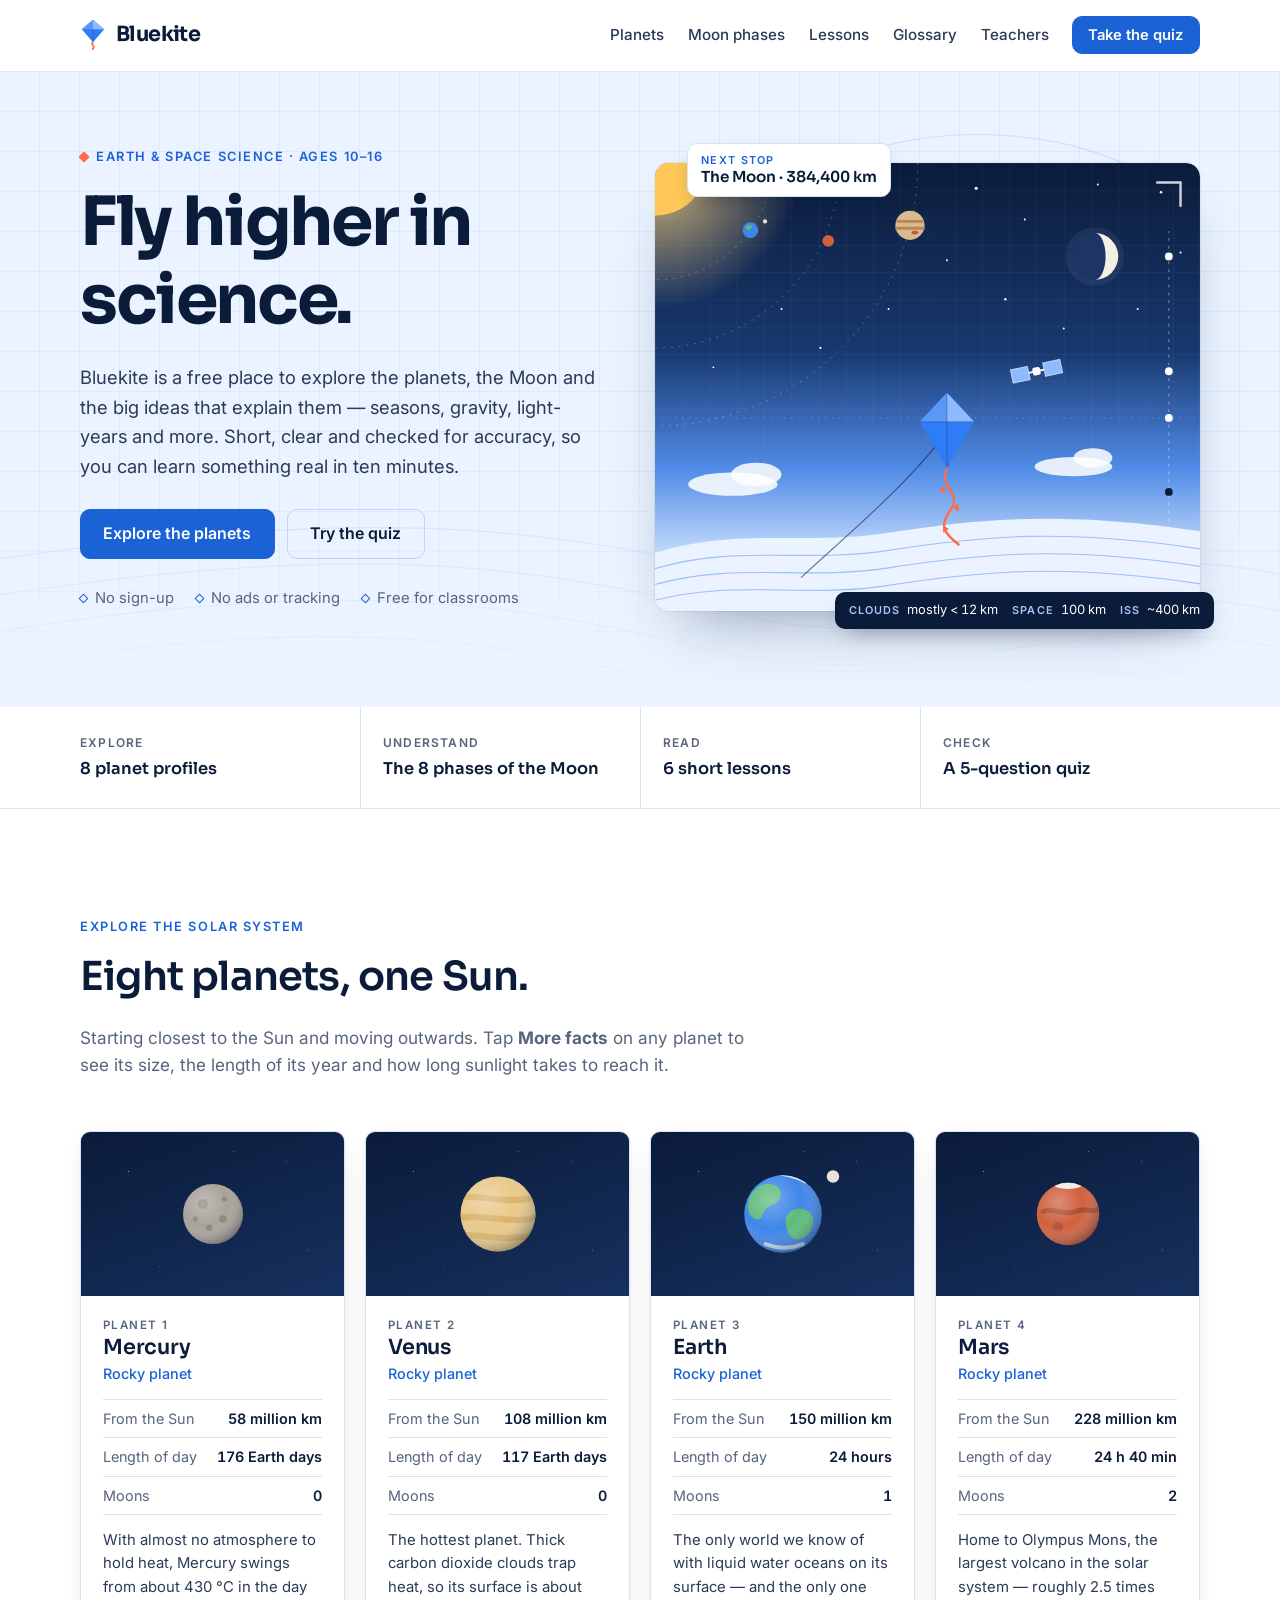
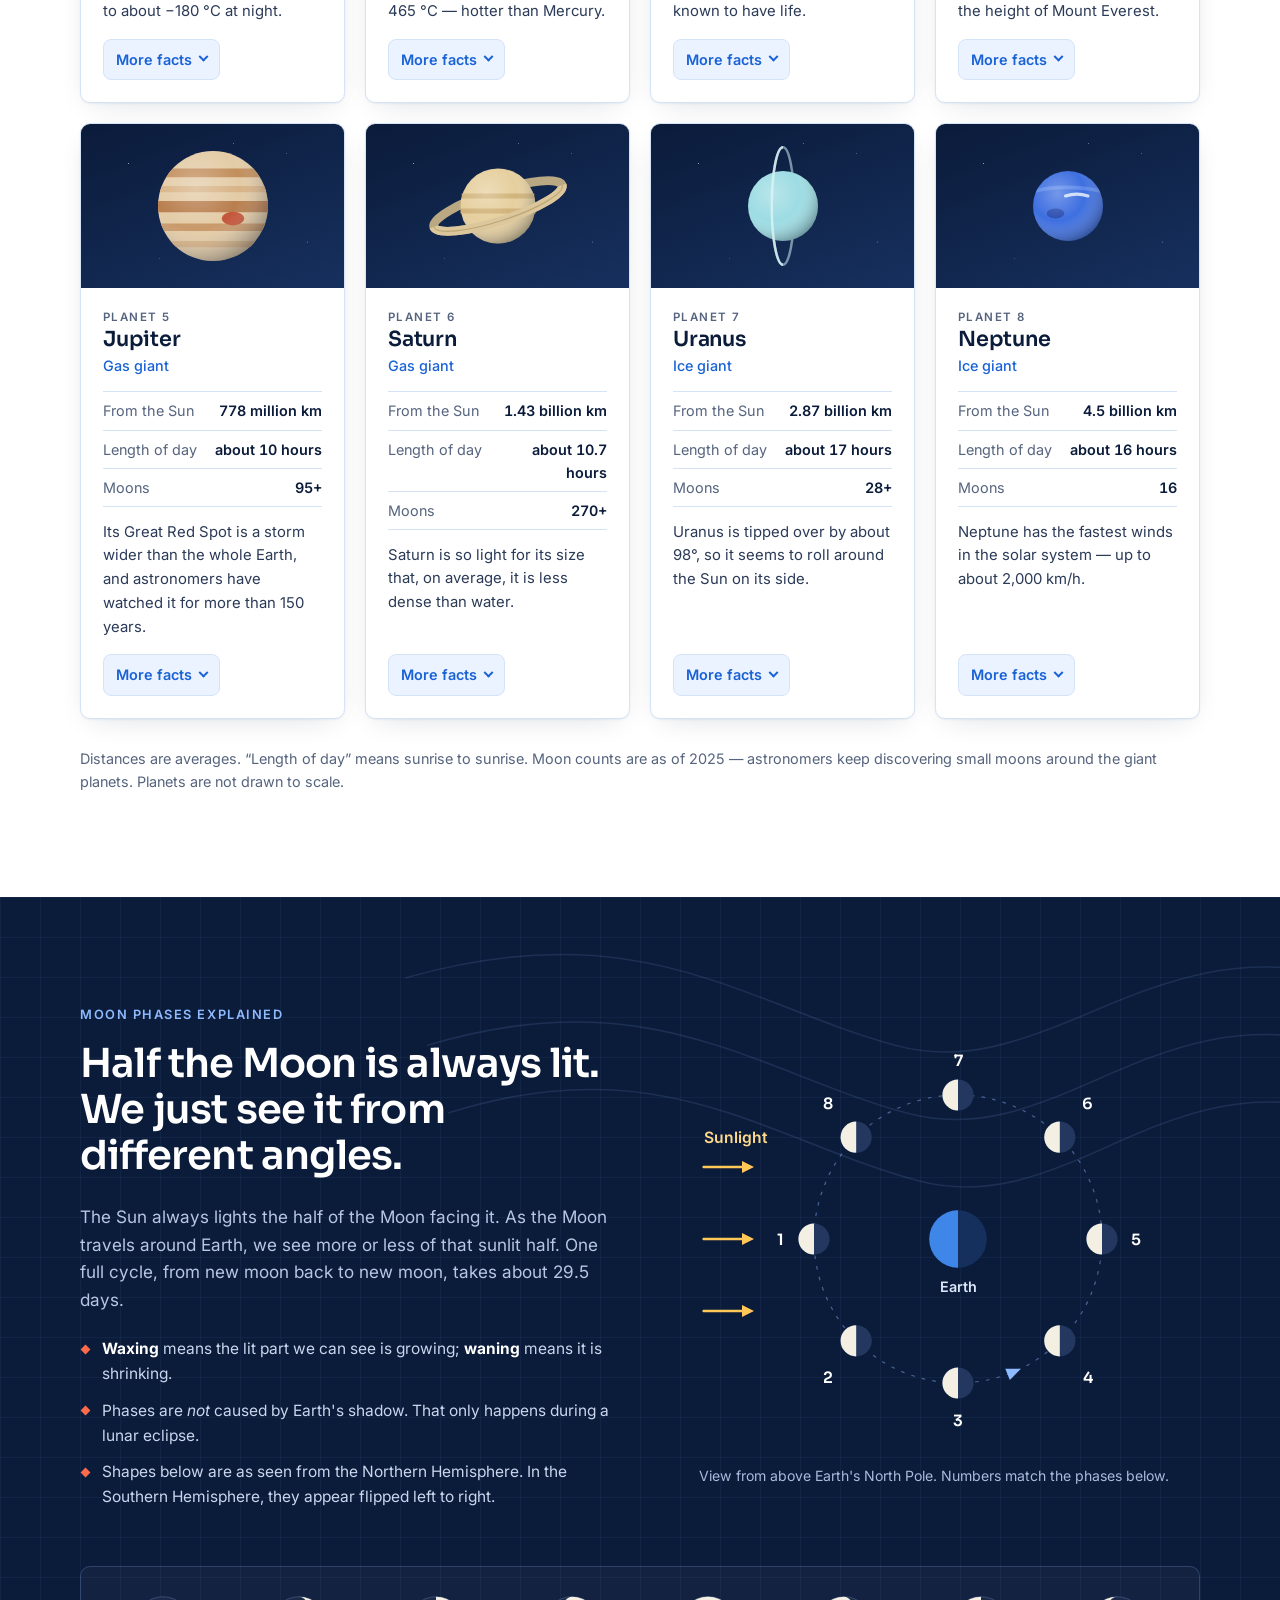
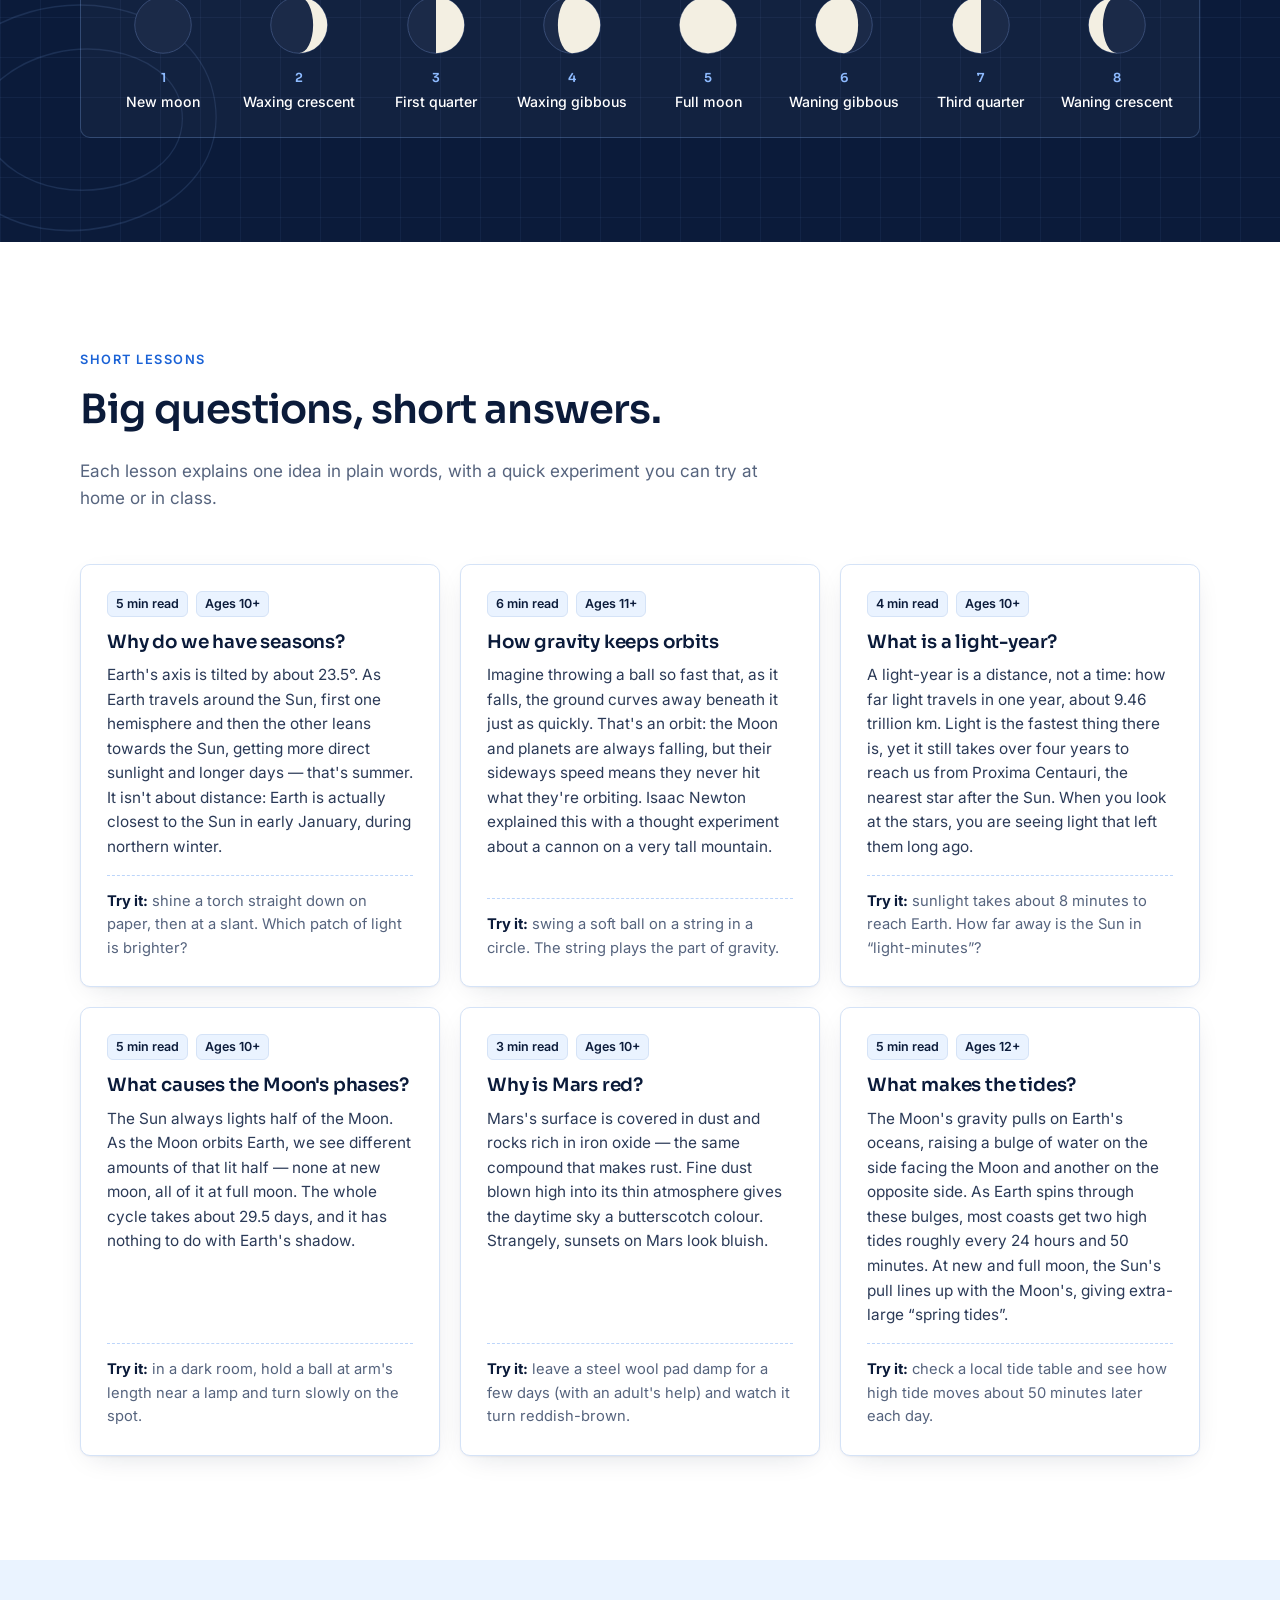
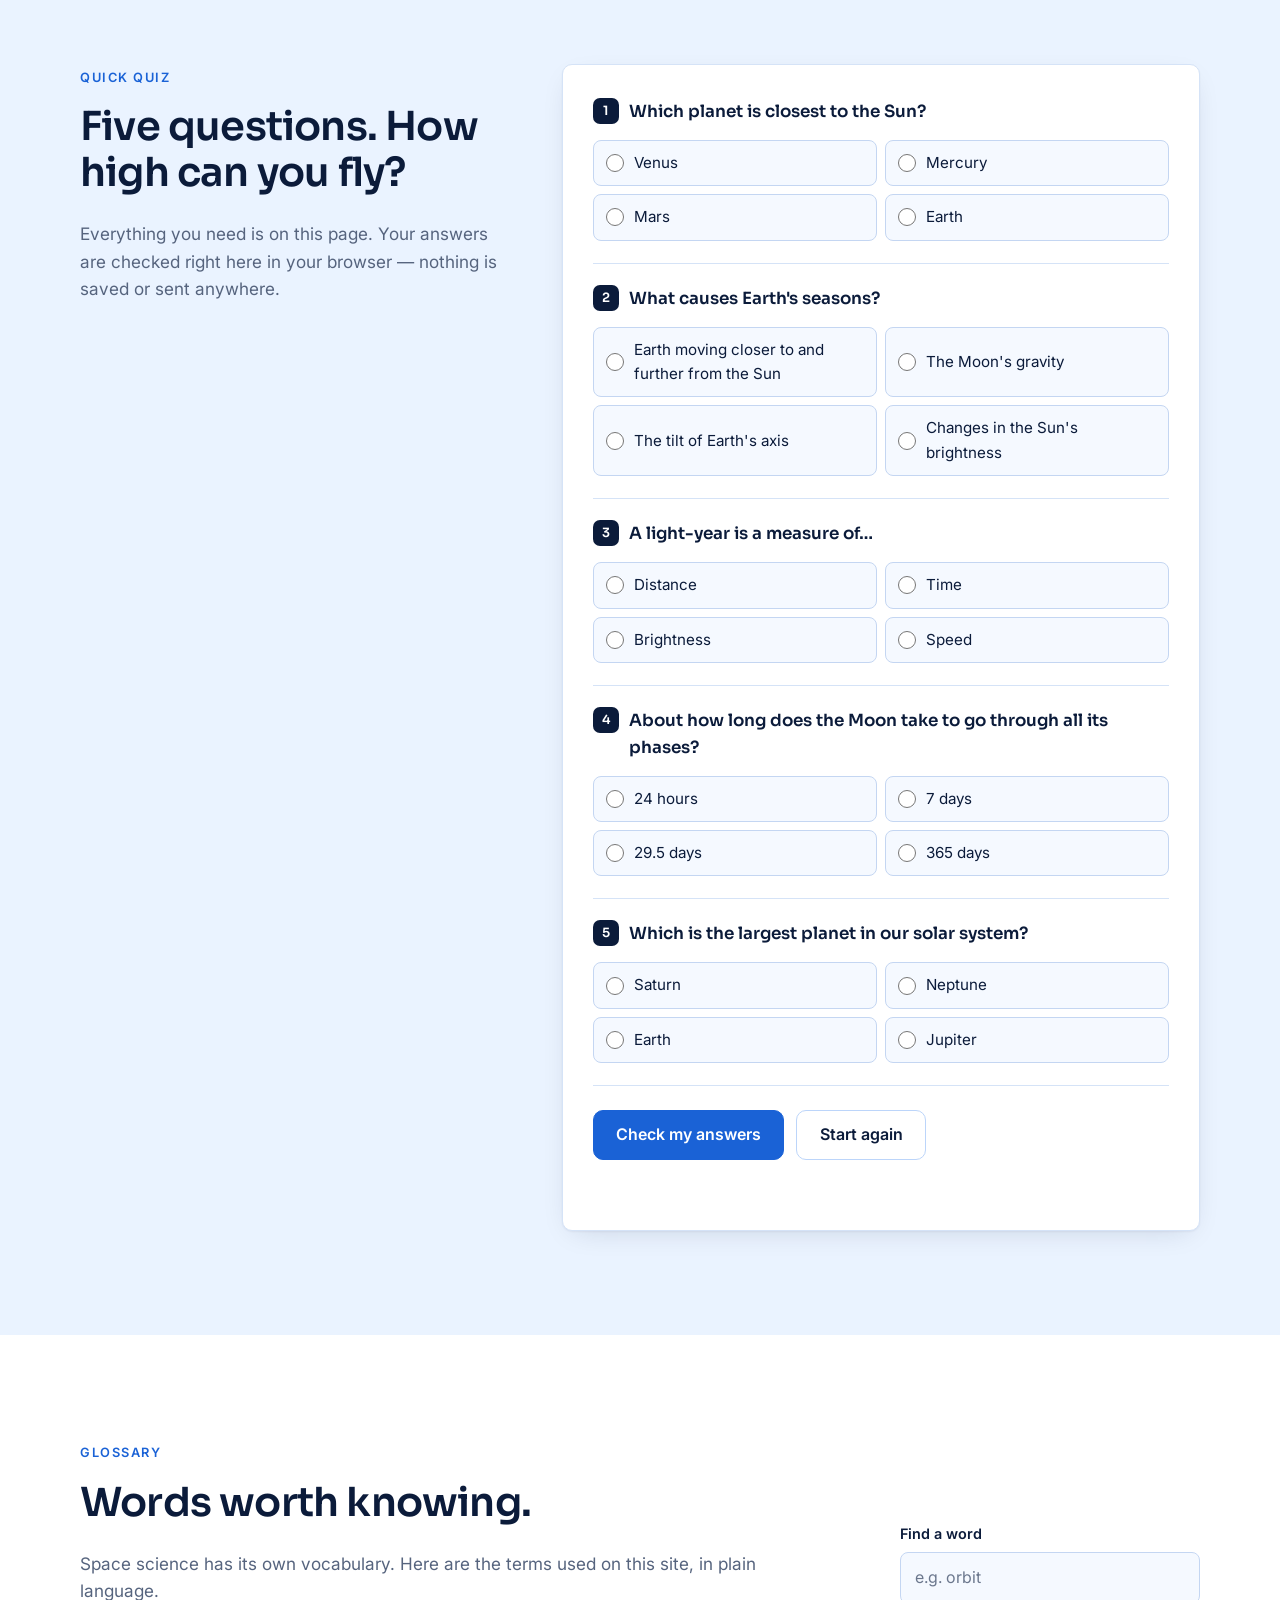
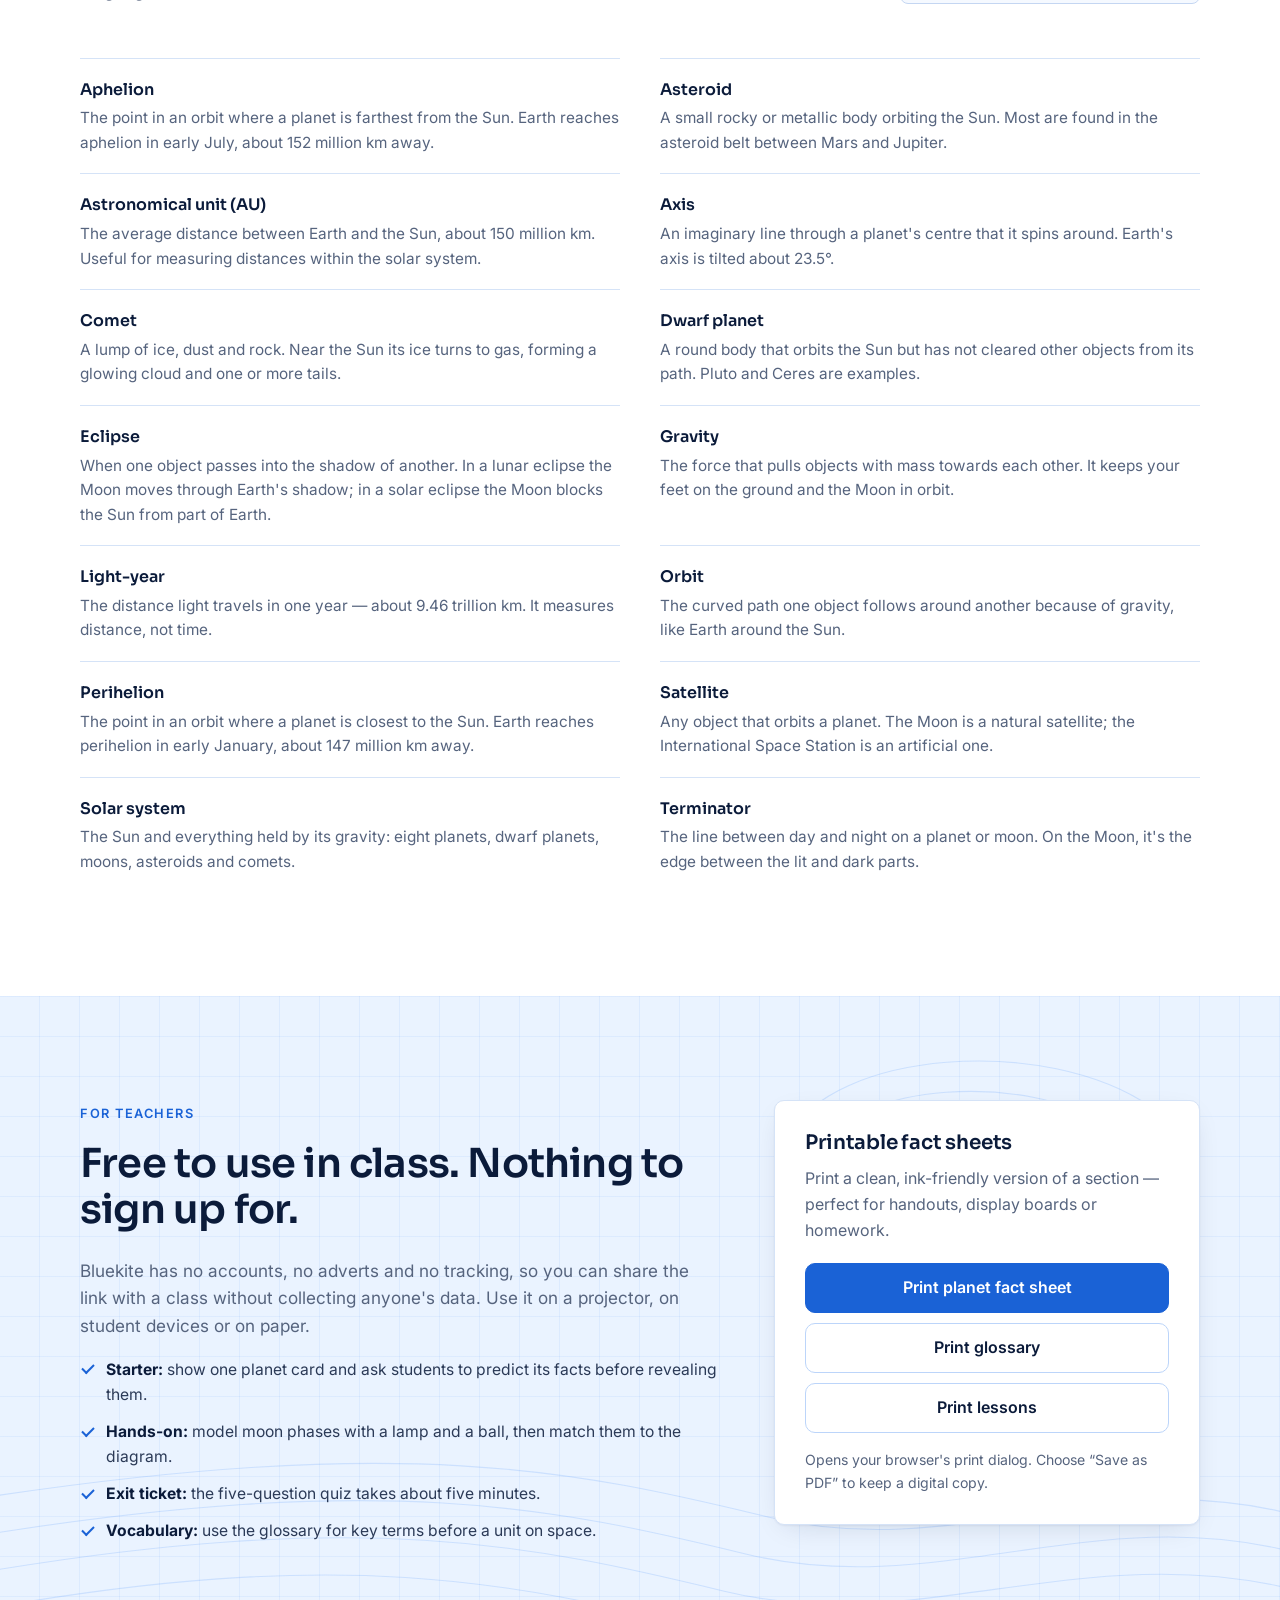
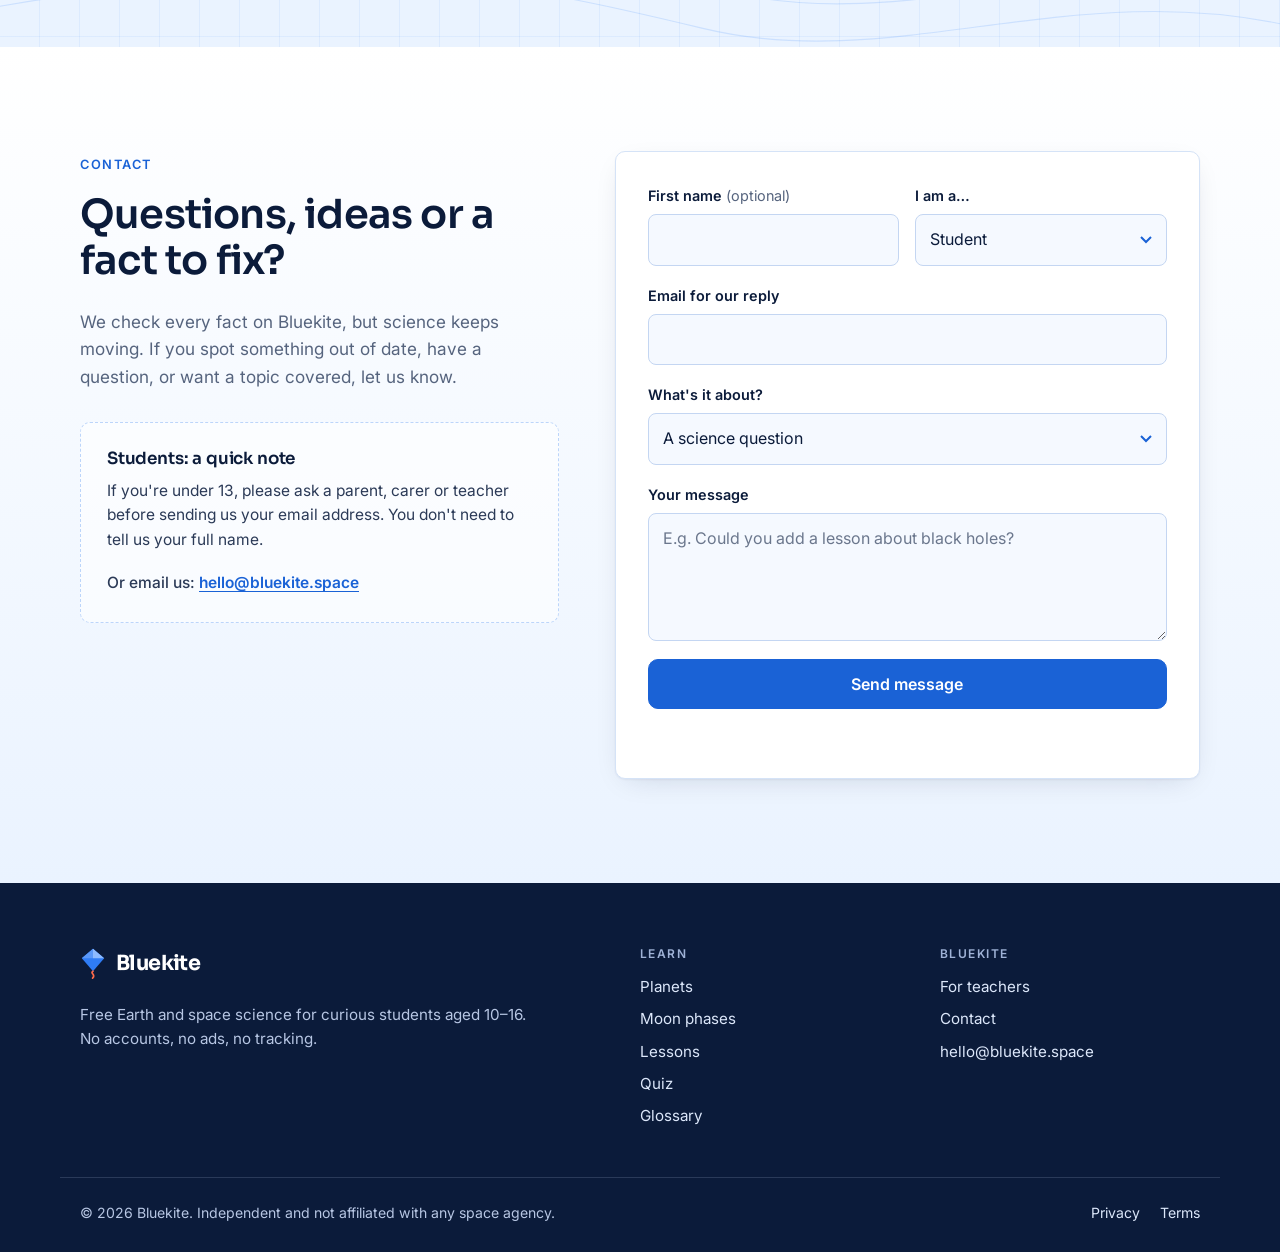
<file: index.html>
<!DOCTYPE html>
<html lang="en">
<head>
  <meta charset="utf-8">
  <meta name="viewport" content="width=device-width, initial-scale=1">
  <title>Bluekite — Earth &amp; Space Science for Students</title>
  <meta name="description" content="Bluekite is a free Earth and space science site for students aged 10–16: planet profiles, moon phases explained, short lessons, a quick quiz and a glossary. No sign-up, no ads, no tracking.">
  <meta name="theme-color" content="#0B1B3A">
  <link rel="canonical" href="https://bluekite.space/">
  <meta property="og:type" content="website">
  <meta property="og:site_name" content="Bluekite">
  <meta property="og:title" content="Bluekite — Fly higher in science">
  <meta property="og:description" content="Free, classroom-friendly Earth and space science for ages 10–16: the planets, moon phases, seasons, gravity and more.">
  <meta property="og:url" content="https://bluekite.space/">
  <meta name="twitter:card" content="summary">
  <meta name="twitter:title" content="Bluekite — Fly higher in science">
  <meta name="twitter:description" content="Free Earth and space science for students aged 10–16. No sign-up, no ads, no tracking.">
  <link rel="icon" href="favicon.svg" type="image/svg+xml">
  <link rel="preconnect" href="https://fonts.googleapis.com">
  <link rel="preconnect" href="https://fonts.gstatic.com" crossorigin>
  <link href="https://fonts.googleapis.com/css2?family=Inter:wght@400;500;600&family=Sora:wght@500;600;700&display=swap" rel="stylesheet">
  <link rel="stylesheet" href="style.css">
</head>
<body>
  <a class="skip-link" href="#main">Skip to content</a>

  <svg class="svg-defs" width="0" height="0" aria-hidden="true" focusable="false">
    <defs>
      <radialGradient id="pl-shade" cx="35%" cy="32%" r="78%">
        <stop offset="0" stop-color="#FFFFFF" stop-opacity=".28"/>
        <stop offset=".5" stop-color="#FFFFFF" stop-opacity="0"/>
        <stop offset="1" stop-color="#000814" stop-opacity=".45"/>
      </radialGradient>
    </defs>
  </svg>

  <header class="site-header">
    <div class="container nav-wrap">
      <a class="brand" href="index.html" aria-label="Bluekite home">
        <svg class="brand-mark" viewBox="0 0 30 36" aria-hidden="true">
          <path d="M15 1 L28 12 L15 27 L2 12 Z" fill="#2F7DF6"/>
          <path d="M15 1 L28 12 L15 12 Z" fill="#8EBBFF"/>
          <path d="M15 1 L2 12 L15 12 Z" fill="#5A98F8"/>
          <path d="M15 12 L15 27" stroke="#0B1B3A" stroke-opacity=".25" stroke-width="1"/>
          <path d="M15 27 C 11 29.5, 19 31, 14.5 35" fill="none" stroke="#FF6B4A" stroke-width="2" stroke-linecap="round"/>
        </svg>
        <span class="brand-name">Bluekite</span>
      </a>
      <button class="nav-toggle" type="button" aria-expanded="false" aria-controls="site-nav">
        <span class="sr-only">Menu</span>
        <span class="nav-toggle-bar" aria-hidden="true"></span>
      </button>
      <nav id="site-nav" class="site-nav" aria-label="Primary">
        <ul>
          <li><a href="#planets">Planets</a></li>
          <li><a href="#moon">Moon phases</a></li>
          <li><a href="#lessons">Lessons</a></li>
          <li><a href="#glossary">Glossary</a></li>
          <li><a href="#teachers">Teachers</a></li>
          <li><a class="btn btn-small" href="#quiz">Take the quiz</a></li>
        </ul>
      </nav>
    </div>
  </header>

  <main id="main">

    <section class="hero" aria-labelledby="hero-title">
      <div class="hero-bg" aria-hidden="true"></div>
      <div class="container hero-grid">
        <div class="hero-copy">
          <p class="eyebrow"><span class="dot" aria-hidden="true"></span> Earth &amp; space science · ages 10–16</p>
          <h1 id="hero-title">Fly higher in science.</h1>
          <p class="lede">Bluekite is a free place to explore the planets, the Moon and the big ideas that explain them — seasons, gravity, light-years and more. Short, clear and checked for accuracy, so you can learn something real in ten minutes.</p>
          <div class="hero-actions">
            <a class="btn" href="#planets">Explore the planets</a>
            <a class="btn btn-ghost" href="#quiz">Try the quiz</a>
          </div>
          <ul class="hero-points">
            <li>No sign-up</li>
            <li>No ads or tracking</li>
            <li>Free for classrooms</li>
          </ul>
        </div>

        <figure class="hero-figure">
          <svg class="hero-art" viewBox="0 0 560 460" role="img" aria-labelledby="hero-art-title">
            <title id="hero-art-title">A kite rising from hills through the clouds towards space, with the Moon, a space station and planets on their orbits</title>
            <defs>
              <linearGradient id="h-sky" x1="0" y1="0" x2="0" y2="1">
                <stop offset="0" stop-color="#0B1B3A"/>
                <stop offset=".42" stop-color="#18386E"/>
                <stop offset=".68" stop-color="#4F8AE6"/>
                <stop offset=".86" stop-color="#BCD6FB"/>
                <stop offset="1" stop-color="#EAF3FF"/>
              </linearGradient>
              <radialGradient id="h-sun" cx="0" cy="0" r="1" gradientUnits="userSpaceOnUse" gradientTransform="translate(0 0) scale(150)">
                <stop offset="0" stop-color="#FFD98A" stop-opacity=".9"/>
                <stop offset="1" stop-color="#FFD98A" stop-opacity="0"/>
              </radialGradient>
              <pattern id="h-grid" width="28" height="28" patternUnits="userSpaceOnUse">
                <path d="M28 0H0V28" fill="none" stroke="#FFFFFF" stroke-opacity=".07" stroke-width="1"/>
              </pattern>
              <clipPath id="h-clip"><rect width="560" height="460" rx="14"/></clipPath>
            </defs>
            <g clip-path="url(#h-clip)">
              <rect width="560" height="460" fill="url(#h-sky)"/>
              <rect width="560" height="300" fill="url(#h-grid)"/>

              <g fill="#FFFFFF">
                <circle cx="210" cy="30" r="1.4"/><circle cx="262" cy="64" r="1"/><circle cx="330" cy="26" r="1.6"/><circle cx="380" cy="58" r="1"/>
                <circle cx="520" cy="30" r="1.3"/><circle cx="496" cy="150" r="1"/><circle cx="360" cy="140" r="1.2"/><circle cx="240" cy="150" r="1"/>
                <circle cx="170" cy="190" r="1.1"/><circle cx="300" cy="100" r="1"/><circle cx="420" cy="170" r="1"/><circle cx="540" cy="92" r="1.1"/>
                <circle cx="130" cy="150" r="1"/><circle cx="60" cy="210" r="1"/><circle cx="455" cy="22" r="1"/>
              </g>

              <circle cx="0" cy="0" r="150" fill="url(#h-sun)"/>
              <circle cx="0" cy="0" r="54" fill="#FFC857"/>
              <g fill="none" stroke="#FFFFFF" stroke-opacity=".28" stroke-dasharray="2 6">
                <circle cx="0" cy="0" r="120"/>
                <circle cx="0" cy="0" r="190"/>
                <circle cx="0" cy="0" r="270"/>
              </g>
              <g>
                <circle cx="98" cy="69" r="8" fill="#3E86E8"/>
                <path d="M93 66 q3 -4 7 -1 q-1 4 -5 4 z" fill="#5DBB7A"/>
                <circle cx="113" cy="60" r="2.2" fill="#E7E3D6"/>
                <circle cx="178" cy="80" r="6" fill="#D0603E"/>
                <g transform="translate(262 64)">
                  <circle r="15" fill="#D9B98F"/>
                  <path d="M-14 -4 H14 M-15 3 H15" stroke="#B98556" stroke-width="3"/>
                  <ellipse cx="5" cy="7.5" rx="3.5" ry="2" fill="#C4553A"/>
                </g>
              </g>

              <g transform="translate(452 96)">
                <circle r="30" fill="#FFFFFF" fill-opacity=".06"/>
                <circle r="24" fill="#1D3566"/>
                <path d="M0 -24 A24 24 0 0 1 0 24 A11 24 0 0 0 0 -24 Z" fill="#F3EFE2"/>
              </g>

              <g transform="translate(392 214) rotate(-12)">
                <rect x="-26" y="-7" width="18" height="14" fill="#8EBBFF" stroke="#FFFFFF" stroke-opacity=".6"/>
                <rect x="8" y="-7" width="18" height="14" fill="#8EBBFF" stroke="#FFFFFF" stroke-opacity=".6"/>
                <path d="M-8 0 H8" stroke="#FFFFFF" stroke-width="2"/>
                <rect x="-4" y="-4" width="8" height="8" rx="2" fill="#FFFFFF"/>
              </g>

              <path d="M528 440 V70" stroke="#FFFFFF" stroke-opacity=".45" stroke-dasharray="3 5"/>
              <g fill="#FFFFFF">
                <circle cx="528" cy="96" r="4"/>
                <circle cx="528" cy="214" r="4"/>
                <circle cx="528" cy="262" r="4"/>
              </g>
              <circle cx="528" cy="338" r="4" fill="#0B1B3A"/>
              <path d="M0 262 H560" stroke="#FFFFFF" stroke-opacity=".35" stroke-dasharray="1 6"/>

              <g fill="#FFFFFF" fill-opacity=".85">
                <ellipse cx="80" cy="330" rx="46" ry="12"/><ellipse cx="104" cy="320" rx="26" ry="12"/>
                <ellipse cx="430" cy="312" rx="40" ry="10"/><ellipse cx="450" cy="303" rx="20" ry="10"/>
              </g>

              <path d="M-10 404 C 80 372, 150 394, 240 380 S 420 356, 570 380 V470 H-10 Z" fill="#EAF3FF"/>
              <g fill="none" stroke="#9EC0F4" stroke-width="1.2">
                <path d="M-10 420 C 80 390, 150 412, 240 398 S 420 374, 570 398"/>
                <path d="M-10 436 C 80 408, 150 430, 240 416 S 420 392, 570 416"/>
                <path d="M-10 452 C 80 426, 150 448, 240 434 S 420 410, 570 434"/>
              </g>

              <path d="M300 276 C 260 330, 200 380, 150 426" fill="none" stroke="#0B1B3A" stroke-opacity=".55" stroke-width="1.2"/>

              <g class="kite">
                <path d="M300 236 L328 266 L300 314 L272 266 Z" fill="#2F7DF6"/>
                <path d="M300 236 L328 266 L300 266 Z" fill="#8EBBFF"/>
                <path d="M300 236 L272 266 L300 266 Z" fill="#5A98F8"/>
                <path d="M300 236 V314 M272 266 H328" stroke="#0B1B3A" stroke-opacity=".3"/>
                <path d="M300 314 C 290 330, 316 340, 304 356 S 296 380, 312 392" fill="none" stroke="#FF6B4A" stroke-width="2.4" stroke-linecap="round"/>
                <path d="M294 332 L300 336 L294 340 Z M312 350 L306 354 L312 358 Z M296 372 L302 376 L296 380 Z" fill="#FF6B4A"/>
              </g>

              <g fill="none" stroke="#FFFFFF" stroke-opacity=".8" stroke-width="2.5" stroke-linecap="round">
                <path d="M516 20 H540 V44"/>
              </g>
            </g>
          </svg>
          <div class="hud hud-top" aria-hidden="true">
            <span class="hud-label">Next stop</span>
            <span class="hud-value">The Moon · 384,400 km</span>
          </div>
          <div class="hud hud-bottom" aria-hidden="true">
            <span><b>Clouds</b> mostly &lt; 12 km</span>
            <span><b>Space</b> 100 km</span>
            <span><b>ISS</b> ~400 km</span>
          </div>
          <figcaption class="sr-only">Heights above Earth (not to scale): most weather and clouds sit below about 12 km, space is usually said to begin at 100 km, the International Space Station orbits at about 400 km, and the Moon is on average 384,400 km away.</figcaption>
        </figure>
      </div>
    </section>

    <section class="specs" aria-label="What you will find on Bluekite">
      <div class="container">
        <ul class="spec-list">
          <li><span class="spec-k">Explore</span><span class="spec-v">8 planet profiles</span></li>
          <li><span class="spec-k">Understand</span><span class="spec-v">The 8 phases of the Moon</span></li>
          <li><span class="spec-k">Read</span><span class="spec-v">6 short lessons</span></li>
          <li><span class="spec-k">Check</span><span class="spec-v">A 5-question quiz</span></li>
        </ul>
      </div>
    </section>

    <section id="planets" class="section" aria-labelledby="planets-title">
      <div class="container">
        <div class="section-head">
          <p class="eyebrow">Explore the solar system</p>
          <h2 id="planets-title">Eight planets, one Sun.</h2>
          <p class="section-intro">Starting closest to the Sun and moving outwards. Tap <strong>More facts</strong> on any planet to see its size, the length of its year and how long sunlight takes to reach it.</p>
        </div>

        <div class="planet-grid">

          <article class="planet">
            <div class="planet-art" aria-hidden="true">
              <svg viewBox="0 0 120 120">
                <circle cx="60" cy="60" r="24" fill="#A8A29A"/>
                <g fill="#8C867F"><circle cx="52" cy="52" r="4"/><circle cx="68" cy="64" r="3"/><circle cx="57" cy="71" r="2.5"/><circle cx="69" cy="48" r="2"/><circle cx="46" cy="64" r="2"/></g>
                <circle cx="60" cy="60" r="24" fill="url(#pl-shade)"/>
              </svg>
            </div>
            <div class="planet-body">
              <p class="planet-order">Planet 1</p>
              <h3>Mercury</h3>
              <p class="planet-type">Rocky planet</p>
              <dl class="facts">
                <div><dt>From the Sun</dt><dd>58 million km</dd></div>
                <div><dt>Length of day</dt><dd>176 Earth days</dd></div>
                <div><dt>Moons</dt><dd>0</dd></div>
              </dl>
              <p class="fun">With almost no atmosphere to hold heat, Mercury swings from about 430&nbsp;°C in the day to about −180&nbsp;°C at night.</p>
              <button class="more-btn" type="button" aria-expanded="false" aria-controls="more-mercury">More facts</button>
              <div class="planet-more" id="more-mercury" hidden>
                <dl class="facts">
                  <div><dt>Diameter</dt><dd>4,879 km</dd></div>
                  <div><dt>Year</dt><dd>88 Earth days</dd></div>
                  <div><dt>Sunlight arrives in</dt><dd>about 3 minutes</dd></div>
                </dl>
                <p>One Mercury day (sunrise to sunrise) lasts exactly two of its 88-day years.</p>
              </div>
            </div>
          </article>

          <article class="planet">
            <div class="planet-art" aria-hidden="true">
              <svg viewBox="0 0 120 120">
                <defs><clipPath id="clip-venus"><circle cx="60" cy="60" r="30"/></clipPath></defs>
                <circle cx="60" cy="60" r="30" fill="#E8C98A"/>
                <g clip-path="url(#clip-venus)" fill="none" stroke="#D6AE66" stroke-width="5" stroke-linecap="round" opacity=".8">
                  <path d="M26 48 C 44 42, 62 54, 94 46"/><path d="M26 64 C 48 58, 70 70, 94 62"/><path d="M26 78 C 44 74, 64 84, 94 76"/>
                </g>
                <circle cx="60" cy="60" r="30" fill="url(#pl-shade)"/>
              </svg>
            </div>
            <div class="planet-body">
              <p class="planet-order">Planet 2</p>
              <h3>Venus</h3>
              <p class="planet-type">Rocky planet</p>
              <dl class="facts">
                <div><dt>From the Sun</dt><dd>108 million km</dd></div>
                <div><dt>Length of day</dt><dd>117 Earth days</dd></div>
                <div><dt>Moons</dt><dd>0</dd></div>
              </dl>
              <p class="fun">The hottest planet. Thick carbon dioxide clouds trap heat, so its surface is about 465&nbsp;°C — hotter than Mercury.</p>
              <button class="more-btn" type="button" aria-expanded="false" aria-controls="more-venus">More facts</button>
              <div class="planet-more" id="more-venus" hidden>
                <dl class="facts">
                  <div><dt>Diameter</dt><dd>12,104 km</dd></div>
                  <div><dt>Year</dt><dd>225 Earth days</dd></div>
                  <div><dt>Sunlight arrives in</dt><dd>about 6 minutes</dd></div>
                </dl>
                <p>Venus spins backwards compared with most planets, so the Sun rises in the west. One full spin takes 243 Earth days — longer than its year.</p>
              </div>
            </div>
          </article>

          <article class="planet">
            <div class="planet-art" aria-hidden="true">
              <svg viewBox="0 0 120 120">
                <defs><clipPath id="clip-earth"><circle cx="60" cy="60" r="31"/></clipPath></defs>
                <circle cx="60" cy="60" r="31" fill="#3E86E8"/>
                <g clip-path="url(#clip-earth)">
                  <path d="M38 40 C 46 32, 60 36, 58 46 C 56 54, 46 52, 44 60 C 42 68, 32 64, 32 54 C 32 48, 34 44, 38 40 Z" fill="#5DBB7A"/>
                  <path d="M66 58 C 74 52, 86 58, 84 68 C 82 78, 72 84, 66 78 C 62 72, 60 62, 66 58 Z" fill="#5DBB7A"/>
                  <path d="M40 30 C 52 26, 66 28, 78 34" fill="none" stroke="#FFFFFF" stroke-width="3" stroke-linecap="round" opacity=".75"/>
                  <path d="M46 84 C 56 88, 66 88, 76 84" fill="none" stroke="#FFFFFF" stroke-width="3" stroke-linecap="round" opacity=".7"/>
                </g>
                <circle cx="60" cy="60" r="31" fill="url(#pl-shade)"/>
                <circle cx="100" cy="30" r="5" fill="#E7E3D6"/>
              </svg>
            </div>
            <div class="planet-body">
              <p class="planet-order">Planet 3</p>
              <h3>Earth</h3>
              <p class="planet-type">Rocky planet</p>
              <dl class="facts">
                <div><dt>From the Sun</dt><dd>150 million km</dd></div>
                <div><dt>Length of day</dt><dd>24 hours</dd></div>
                <div><dt>Moons</dt><dd>1</dd></div>
              </dl>
              <p class="fun">The only world we know of with liquid water oceans on its surface — and the only one known to have life.</p>
              <button class="more-btn" type="button" aria-expanded="false" aria-controls="more-earth">More facts</button>
              <div class="planet-more" id="more-earth" hidden>
                <dl class="facts">
                  <div><dt>Diameter</dt><dd>12,756 km</dd></div>
                  <div><dt>Year</dt><dd>365.25 days</dd></div>
                  <div><dt>Sunlight arrives in</dt><dd>about 8 min 20 s</dd></div>
                </dl>
                <p>Earth's axis is tilted by about 23.5°. That tilt, not our distance from the Sun, is what gives us seasons.</p>
              </div>
            </div>
          </article>

          <article class="planet">
            <div class="planet-art" aria-hidden="true">
              <svg viewBox="0 0 120 120">
                <defs><clipPath id="clip-mars"><circle cx="60" cy="60" r="25"/></clipPath></defs>
                <circle cx="60" cy="60" r="25" fill="#D0603E"/>
                <g clip-path="url(#clip-mars)">
                  <ellipse cx="60" cy="36" rx="12" ry="4" fill="#F4EDE6"/>
                  <path d="M40 58 C 48 54, 56 62, 66 58 S 78 60, 84 56" fill="none" stroke="#A94A30" stroke-width="4" stroke-linecap="round"/>
                  <circle cx="52" cy="70" r="4" fill="#B5543A"/>
                </g>
                <circle cx="60" cy="60" r="25" fill="url(#pl-shade)"/>
              </svg>
            </div>
            <div class="planet-body">
              <p class="planet-order">Planet 4</p>
              <h3>Mars</h3>
              <p class="planet-type">Rocky planet</p>
              <dl class="facts">
                <div><dt>From the Sun</dt><dd>228 million km</dd></div>
                <div><dt>Length of day</dt><dd>24 h 40 min</dd></div>
                <div><dt>Moons</dt><dd>2</dd></div>
              </dl>
              <p class="fun">Home to Olympus Mons, the largest volcano in the solar system — roughly 2.5 times the height of Mount Everest.</p>
              <button class="more-btn" type="button" aria-expanded="false" aria-controls="more-mars">More facts</button>
              <div class="planet-more" id="more-mars" hidden>
                <dl class="facts">
                  <div><dt>Diameter</dt><dd>6,792 km</dd></div>
                  <div><dt>Year</dt><dd>687 Earth days</dd></div>
                  <div><dt>Sunlight arrives in</dt><dd>about 13 minutes</dd></div>
                </dl>
                <p>Mars looks red because its dust contains iron oxide — rust. Its two small moons are called Phobos and Deimos.</p>
              </div>
            </div>
          </article>

          <article class="planet">
            <div class="planet-art" aria-hidden="true">
              <svg viewBox="0 0 120 120">
                <defs><clipPath id="clip-jupiter"><circle cx="60" cy="60" r="44"/></clipPath></defs>
                <circle cx="60" cy="60" r="44" fill="#E3CBA6"/>
                <g clip-path="url(#clip-jupiter)">
                  <rect x="10" y="30" width="100" height="7" fill="#C28E5C"/>
                  <rect x="10" y="44" width="100" height="5" fill="#D8B386"/>
                  <rect x="10" y="56" width="100" height="9" fill="#B97E4E"/>
                  <rect x="10" y="74" width="100" height="6" fill="#C9996A"/>
                  <rect x="10" y="88" width="100" height="5" fill="#D8B386"/>
                  <ellipse cx="76" cy="70" rx="9" ry="5.5" fill="#C4553A"/>
                </g>
                <circle cx="60" cy="60" r="44" fill="url(#pl-shade)"/>
              </svg>
            </div>
            <div class="planet-body">
              <p class="planet-order">Planet 5</p>
              <h3>Jupiter</h3>
              <p class="planet-type">Gas giant</p>
              <dl class="facts">
                <div><dt>From the Sun</dt><dd>778 million km</dd></div>
                <div><dt>Length of day</dt><dd>about 10 hours</dd></div>
                <div><dt>Moons</dt><dd>95+</dd></div>
              </dl>
              <p class="fun">Its Great Red Spot is a storm wider than the whole Earth, and astronomers have watched it for more than 150 years.</p>
              <button class="more-btn" type="button" aria-expanded="false" aria-controls="more-jupiter">More facts</button>
              <div class="planet-more" id="more-jupiter" hidden>
                <dl class="facts">
                  <div><dt>Diameter</dt><dd>142,984 km</dd></div>
                  <div><dt>Year</dt><dd>11.9 Earth years</dd></div>
                  <div><dt>Sunlight arrives in</dt><dd>about 43 minutes</dd></div>
                </dl>
                <p>Jupiter has more than twice the mass of all the other planets put together.</p>
              </div>
            </div>
          </article>

          <article class="planet">
            <div class="planet-art" aria-hidden="true">
              <svg viewBox="0 0 120 120">
                <g transform="rotate(-18 60 60)">
                  <ellipse cx="60" cy="60" rx="54" ry="12" fill="none" stroke="#CDB68A" stroke-width="7" opacity=".9"/>
                </g>
                <circle cx="60" cy="60" r="30" fill="#E6CF9E"/>
                <path d="M31 52 H89 M30 64 H90" stroke="#D1B37A" stroke-width="4"/>
                <circle cx="60" cy="60" r="30" fill="url(#pl-shade)"/>
                <g transform="rotate(-18 60 60)">
                  <path d="M6 60 A54 12 0 0 0 114 60" fill="none" stroke="#DCC79C" stroke-width="7"/>
                  <path d="M6 60 A54 12 0 0 0 114 60" fill="none" stroke="#A8915F" stroke-width="1" opacity=".6"/>
                </g>
              </svg>
            </div>
            <div class="planet-body">
              <p class="planet-order">Planet 6</p>
              <h3>Saturn</h3>
              <p class="planet-type">Gas giant</p>
              <dl class="facts">
                <div><dt>From the Sun</dt><dd>1.43 billion km</dd></div>
                <div><dt>Length of day</dt><dd>about 10.7 hours</dd></div>
                <div><dt>Moons</dt><dd>270+</dd></div>
              </dl>
              <p class="fun">Saturn is so light for its size that, on average, it is less dense than water.</p>
              <button class="more-btn" type="button" aria-expanded="false" aria-controls="more-saturn">More facts</button>
              <div class="planet-more" id="more-saturn" hidden>
                <dl class="facts">
                  <div><dt>Diameter</dt><dd>120,536 km</dd></div>
                  <div><dt>Year</dt><dd>29.4 Earth years</dd></div>
                  <div><dt>Sunlight arrives in</dt><dd>about 1 h 20 min</dd></div>
                </dl>
                <p>Its rings are made mostly of chunks of ice, from tiny grains to boulders bigger than a house.</p>
              </div>
            </div>
          </article>

          <article class="planet">
            <div class="planet-art" aria-hidden="true">
              <svg viewBox="0 0 120 120">
                <ellipse cx="60" cy="60" rx="9" ry="47" fill="none" stroke="#CDEFF2" stroke-width="2" opacity=".55"/>
                <circle cx="60" cy="60" r="28" fill="#9DDCE3"/>
                <circle cx="60" cy="60" r="28" fill="url(#pl-shade)"/>
                <path d="M60 107 A9 47 0 0 1 60 13" fill="none" stroke="#DDF5F7" stroke-width="2" opacity=".8" transform="rotate(0)"/>
              </svg>
            </div>
            <div class="planet-body">
              <p class="planet-order">Planet 7</p>
              <h3>Uranus</h3>
              <p class="planet-type">Ice giant</p>
              <dl class="facts">
                <div><dt>From the Sun</dt><dd>2.87 billion km</dd></div>
                <div><dt>Length of day</dt><dd>about 17 hours</dd></div>
                <div><dt>Moons</dt><dd>28+</dd></div>
              </dl>
              <p class="fun">Uranus is tipped over by about 98°, so it seems to roll around the Sun on its side.</p>
              <button class="more-btn" type="button" aria-expanded="false" aria-controls="more-uranus">More facts</button>
              <div class="planet-more" id="more-uranus" hidden>
                <dl class="facts">
                  <div><dt>Diameter</dt><dd>51,118 km</dd></div>
                  <div><dt>Year</dt><dd>84 Earth years</dd></div>
                  <div><dt>Sunlight arrives in</dt><dd>about 2 h 40 min</dd></div>
                </dl>
                <p>Because of that tilt, each pole gets around 42 years of sunlight followed by around 42 years of darkness.</p>
              </div>
            </div>
          </article>

          <article class="planet">
            <div class="planet-art" aria-hidden="true">
              <svg viewBox="0 0 120 120">
                <defs><clipPath id="clip-neptune"><circle cx="60" cy="60" r="28"/></clipPath></defs>
                <circle cx="60" cy="60" r="28" fill="#3E6FE0"/>
                <g clip-path="url(#clip-neptune)">
                  <ellipse cx="50" cy="66" rx="7" ry="4" fill="#2A4DB0"/>
                  <path d="M58 52 C 64 50, 70 50, 76 52" stroke="#E8F0FF" stroke-width="2.5" stroke-linecap="round" fill="none" opacity=".85"/>
                  <path d="M34 48 C 46 44, 70 44, 86 48" stroke="#5C88EA" stroke-width="3" fill="none"/>
                </g>
                <circle cx="60" cy="60" r="28" fill="url(#pl-shade)"/>
              </svg>
            </div>
            <div class="planet-body">
              <p class="planet-order">Planet 8</p>
              <h3>Neptune</h3>
              <p class="planet-type">Ice giant</p>
              <dl class="facts">
                <div><dt>From the Sun</dt><dd>4.5 billion km</dd></div>
                <div><dt>Length of day</dt><dd>about 16 hours</dd></div>
                <div><dt>Moons</dt><dd>16</dd></div>
              </dl>
              <p class="fun">Neptune has the fastest winds in the solar system — up to about 2,000&nbsp;km/h.</p>
              <button class="more-btn" type="button" aria-expanded="false" aria-controls="more-neptune">More facts</button>
              <div class="planet-more" id="more-neptune" hidden>
                <dl class="facts">
                  <div><dt>Diameter</dt><dd>49,528 km</dd></div>
                  <div><dt>Year</dt><dd>165 Earth years</dd></div>
                  <div><dt>Sunlight arrives in</dt><dd>about 4 h 10 min</dd></div>
                </dl>
                <p>Neptune was the first planet found using maths: astronomers predicted where it should be, then spotted it in 1846.</p>
              </div>
            </div>
          </article>
        </div>
        <p class="fine-print">Distances are averages. “Length of day” means sunrise to sunrise. Moon counts are as of 2025 — astronomers keep discovering small moons around the giant planets. Planets are not drawn to scale.</p>
      </div>
    </section>

    <section id="moon" class="section dark" aria-labelledby="moon-title">
      <div class="container">
        <div class="moon-grid">
          <div class="section-head light">
            <p class="eyebrow">Moon phases explained</p>
            <h2 id="moon-title">Half the Moon is always lit. We just see it from different angles.</h2>
            <p class="section-intro">The Sun always lights the half of the Moon facing it. As the Moon travels around Earth, we see more or less of that sunlit half. One full cycle, from new moon back to new moon, takes about 29.5 days.</p>
            <ul class="moon-notes">
              <li><strong>Waxing</strong> means the lit part we can see is growing; <strong>waning</strong> means it is shrinking.</li>
              <li>Phases are <em>not</em> caused by Earth's shadow. That only happens during a lunar eclipse.</li>
              <li>Shapes below are as seen from the Northern Hemisphere. In the Southern Hemisphere, they appear flipped left to right.</li>
            </ul>
          </div>

          <figure class="orbit-figure">
            <svg viewBox="0 0 400 360" role="img" aria-labelledby="orbit-title">
              <title id="orbit-title">Diagram of the Moon at eight points in its orbit around Earth, with sunlight coming from the left. The side of the Moon facing the Sun is always lit.</title>

              <g stroke="#FFC857" stroke-width="2" stroke-linecap="round">
                <path d="M8 120 H40 M8 180 H40 M8 240 H40"/>
              </g>
              <g fill="#FFC857">
                <path d="M40 115 L50 120 L40 125 Z"/><path d="M40 175 L50 180 L40 185 Z"/><path d="M40 235 L50 240 L40 245 Z"/>
              </g>
              <text x="8" y="100" font-family="Inter, sans-serif" font-size="13" font-weight="600" fill="#FFD98A">Sunlight</text>

              <circle cx="220" cy="180" r="120" fill="none" stroke="#8EBBFF" stroke-opacity=".45" stroke-dasharray="3 6"/>
              <path d="M272.4 288.2 L263.2 297.4 L259.4 288.2 Z" fill="#8EBBFF"/>

              <circle cx="220" cy="180" r="24" fill="#16305E"/>
              <path d="M220 156 A24 24 0 0 0 220 204 Z" fill="#3E86E8"/>
              <text x="220" y="224" text-anchor="middle" font-family="Inter, sans-serif" font-size="12" font-weight="600" fill="#DCE7FA">Earth</text>

              <g>
                <g transform="translate(100 180)"><circle r="13" fill="#23375F"/><path d="M0 -13 A13 13 0 0 0 0 13 Z" fill="#F3EFE2"/></g>
                <g transform="translate(135.15 264.85)"><circle r="13" fill="#23375F"/><path d="M0 -13 A13 13 0 0 0 0 13 Z" fill="#F3EFE2"/></g>
                <g transform="translate(220 300)"><circle r="13" fill="#23375F"/><path d="M0 -13 A13 13 0 0 0 0 13 Z" fill="#F3EFE2"/></g>
                <g transform="translate(304.85 264.85)"><circle r="13" fill="#23375F"/><path d="M0 -13 A13 13 0 0 0 0 13 Z" fill="#F3EFE2"/></g>
                <g transform="translate(340 180)"><circle r="13" fill="#23375F"/><path d="M0 -13 A13 13 0 0 0 0 13 Z" fill="#F3EFE2"/></g>
                <g transform="translate(304.85 95.15)"><circle r="13" fill="#23375F"/><path d="M0 -13 A13 13 0 0 0 0 13 Z" fill="#F3EFE2"/></g>
                <g transform="translate(220 60)"><circle r="13" fill="#23375F"/><path d="M0 -13 A13 13 0 0 0 0 13 Z" fill="#F3EFE2"/></g>
                <g transform="translate(135.15 95.15)"><circle r="13" fill="#23375F"/><path d="M0 -13 A13 13 0 0 0 0 13 Z" fill="#F3EFE2"/></g>
              </g>
              <g font-family="Sora, sans-serif" font-size="13" font-weight="600" fill="#FFFFFF" text-anchor="middle">
                <text x="72" y="185">1</text>
                <text x="112" y="300">2</text>
                <text x="220" y="336">3</text>
                <text x="328" y="300">4</text>
                <text x="368" y="185">5</text>
                <text x="328" y="72">6</text>
                <text x="220" y="36">7</text>
                <text x="112" y="72">8</text>
              </g>
            </svg>
            <figcaption>View from above Earth's North Pole. Numbers match the phases below.</figcaption>
          </figure>
        </div>

        <ol class="phase-strip">
          <li>
            <svg viewBox="-34 -34 68 68" aria-hidden="true"><circle r="30" fill="#1B2A48" stroke="#3A4E78"/></svg>
            <span class="phase-n">1</span><span class="phase-name">New moon</span>
          </li>
          <li>
            <svg viewBox="-34 -34 68 68" aria-hidden="true"><circle r="30" fill="#1B2A48" stroke="#3A4E78"/><path d="M0 -30 A30 30 0 0 1 0 30 A15 30 0 0 0 0 -30 Z" fill="#F3EFE2"/></svg>
            <span class="phase-n">2</span><span class="phase-name">Waxing crescent</span>
          </li>
          <li>
            <svg viewBox="-34 -34 68 68" aria-hidden="true"><circle r="30" fill="#1B2A48" stroke="#3A4E78"/><path d="M0 -30 A30 30 0 0 1 0 30 Z" fill="#F3EFE2"/></svg>
            <span class="phase-n">3</span><span class="phase-name">First quarter</span>
          </li>
          <li>
            <svg viewBox="-34 -34 68 68" aria-hidden="true"><circle r="30" fill="#1B2A48" stroke="#3A4E78"/><path d="M0 -30 A30 30 0 0 1 0 30 A15 30 0 0 1 0 -30 Z" fill="#F3EFE2"/></svg>
            <span class="phase-n">4</span><span class="phase-name">Waxing gibbous</span>
          </li>
          <li>
            <svg viewBox="-34 -34 68 68" aria-hidden="true"><circle r="30" fill="#F3EFE2" stroke="#FFFFFF" stroke-opacity=".4"/></svg>
            <span class="phase-n">5</span><span class="phase-name">Full moon</span>
          </li>
          <li>
            <svg viewBox="-34 -34 68 68" aria-hidden="true"><circle r="30" fill="#1B2A48" stroke="#3A4E78"/><path d="M0 -30 A30 30 0 0 1 0 30 A15 30 0 0 1 0 -30 Z" fill="#F3EFE2" transform="scale(-1 1)"/></svg>
            <span class="phase-n">6</span><span class="phase-name">Waning gibbous</span>
          </li>
          <li>
            <svg viewBox="-34 -34 68 68" aria-hidden="true"><circle r="30" fill="#1B2A48" stroke="#3A4E78"/><path d="M0 -30 A30 30 0 0 1 0 30 Z" fill="#F3EFE2" transform="scale(-1 1)"/></svg>
            <span class="phase-n">7</span><span class="phase-name">Third quarter</span>
          </li>
          <li>
            <svg viewBox="-34 -34 68 68" aria-hidden="true"><circle r="30" fill="#1B2A48" stroke="#3A4E78"/><path d="M0 -30 A30 30 0 0 1 0 30 A15 30 0 0 0 0 -30 Z" fill="#F3EFE2" transform="scale(-1 1)"/></svg>
            <span class="phase-n">8</span><span class="phase-name">Waning crescent</span>
          </li>
        </ol>
      </div>
    </section>

    <section id="lessons" class="section" aria-labelledby="lessons-title">
      <div class="container">
        <div class="section-head">
          <p class="eyebrow">Short lessons</p>
          <h2 id="lessons-title">Big questions, short answers.</h2>
          <p class="section-intro">Each lesson explains one idea in plain words, with a quick experiment you can try at home or in class.</p>
        </div>

        <div class="lesson-grid">
          <article class="card lesson">
            <p class="lesson-meta"><span>5 min read</span><span>Ages 10+</span></p>
            <h3>Why do we have seasons?</h3>
            <p>Earth's axis is tilted by about 23.5°. As Earth travels around the Sun, first one hemisphere and then the other leans towards the Sun, getting more direct sunlight and longer days — that's summer. It isn't about distance: Earth is actually closest to the Sun in early January, during northern winter.</p>
            <p class="try"><strong>Try it:</strong> shine a torch straight down on paper, then at a slant. Which patch of light is brighter?</p>
          </article>

          <article class="card lesson">
            <p class="lesson-meta"><span>6 min read</span><span>Ages 11+</span></p>
            <h3>How gravity keeps orbits</h3>
            <p>Imagine throwing a ball so fast that, as it falls, the ground curves away beneath it just as quickly. That's an orbit: the Moon and planets are always falling, but their sideways speed means they never hit what they're orbiting. Isaac Newton explained this with a thought experiment about a cannon on a very tall mountain.</p>
            <p class="try"><strong>Try it:</strong> swing a soft ball on a string in a circle. The string plays the part of gravity.</p>
          </article>

          <article class="card lesson">
            <p class="lesson-meta"><span>4 min read</span><span>Ages 10+</span></p>
            <h3>What is a light-year?</h3>
            <p>A light-year is a distance, not a time: how far light travels in one year, about 9.46 trillion km. Light is the fastest thing there is, yet it still takes over four years to reach us from Proxima Centauri, the nearest star after the Sun. When you look at the stars, you are seeing light that left them long ago.</p>
            <p class="try"><strong>Try it:</strong> sunlight takes about 8 minutes to reach Earth. How far away is the Sun in “light-minutes”?</p>
          </article>

          <article class="card lesson">
            <p class="lesson-meta"><span>5 min read</span><span>Ages 10+</span></p>
            <h3>What causes the Moon's phases?</h3>
            <p>The Sun always lights half of the Moon. As the Moon orbits Earth, we see different amounts of that lit half — none at new moon, all of it at full moon. The whole cycle takes about 29.5 days, and it has nothing to do with Earth's shadow.</p>
            <p class="try"><strong>Try it:</strong> in a dark room, hold a ball at arm's length near a lamp and turn slowly on the spot.</p>
          </article>

          <article class="card lesson">
            <p class="lesson-meta"><span>3 min read</span><span>Ages 10+</span></p>
            <h3>Why is Mars red?</h3>
            <p>Mars's surface is covered in dust and rocks rich in iron oxide — the same compound that makes rust. Fine dust blown high into its thin atmosphere gives the daytime sky a butterscotch colour. Strangely, sunsets on Mars look bluish.</p>
            <p class="try"><strong>Try it:</strong> leave a steel wool pad damp for a few days (with an adult's help) and watch it turn reddish-brown.</p>
          </article>

          <article class="card lesson">
            <p class="lesson-meta"><span>5 min read</span><span>Ages 12+</span></p>
            <h3>What makes the tides?</h3>
            <p>The Moon's gravity pulls on Earth's oceans, raising a bulge of water on the side facing the Moon and another on the opposite side. As Earth spins through these bulges, most coasts get two high tides roughly every 24 hours and 50 minutes. At new and full moon, the Sun's pull lines up with the Moon's, giving extra-large “spring tides”.</p>
            <p class="try"><strong>Try it:</strong> check a local tide table and see how high tide moves about 50 minutes later each day.</p>
          </article>
        </div>
      </div>
    </section>

    <section id="quiz" class="section quiz-section" aria-labelledby="quiz-title">
      <div class="container quiz-wrap">
        <div class="section-head">
          <p class="eyebrow">Quick quiz</p>
          <h2 id="quiz-title">Five questions. How high can you fly?</h2>
          <p class="section-intro">Everything you need is on this page. Your answers are checked right here in your browser — nothing is saved or sent anywhere.</p>
        </div>

        <form class="card quiz" id="quiz-form" novalidate>
          <fieldset class="q" data-answer="b">
            <legend><span class="q-num">1</span> Which planet is closest to the Sun?</legend>
            <div class="opts">
              <label class="opt"><input type="radio" name="q1" value="a"><span>Venus</span></label>
              <label class="opt"><input type="radio" name="q1" value="b"><span>Mercury</span></label>
              <label class="opt"><input type="radio" name="q1" value="c"><span>Mars</span></label>
              <label class="opt"><input type="radio" name="q1" value="d"><span>Earth</span></label>
            </div>
            <p class="q-explain" hidden>Mercury orbits closest, at an average of about 58 million km from the Sun.</p>
          </fieldset>

          <fieldset class="q" data-answer="c">
            <legend><span class="q-num">2</span> What causes Earth's seasons?</legend>
            <div class="opts">
              <label class="opt"><input type="radio" name="q2" value="a"><span>Earth moving closer to and further from the Sun</span></label>
              <label class="opt"><input type="radio" name="q2" value="b"><span>The Moon's gravity</span></label>
              <label class="opt"><input type="radio" name="q2" value="c"><span>The tilt of Earth's axis</span></label>
              <label class="opt"><input type="radio" name="q2" value="d"><span>Changes in the Sun's brightness</span></label>
            </div>
            <p class="q-explain" hidden>Earth's axis is tilted about 23.5°, so each hemisphere takes turns leaning towards the Sun. Earth is actually closest to the Sun in January.</p>
          </fieldset>

          <fieldset class="q" data-answer="a">
            <legend><span class="q-num">3</span> A light-year is a measure of…</legend>
            <div class="opts">
              <label class="opt"><input type="radio" name="q3" value="a"><span>Distance</span></label>
              <label class="opt"><input type="radio" name="q3" value="b"><span>Time</span></label>
              <label class="opt"><input type="radio" name="q3" value="c"><span>Brightness</span></label>
              <label class="opt"><input type="radio" name="q3" value="d"><span>Speed</span></label>
            </div>
            <p class="q-explain" hidden>It's the distance light travels in a year — about 9.46 trillion km.</p>
          </fieldset>

          <fieldset class="q" data-answer="c">
            <legend><span class="q-num">4</span> About how long does the Moon take to go through all its phases?</legend>
            <div class="opts">
              <label class="opt"><input type="radio" name="q4" value="a"><span>24 hours</span></label>
              <label class="opt"><input type="radio" name="q4" value="b"><span>7 days</span></label>
              <label class="opt"><input type="radio" name="q4" value="c"><span>29.5 days</span></label>
              <label class="opt"><input type="radio" name="q4" value="d"><span>365 days</span></label>
            </div>
            <p class="q-explain" hidden>From one new moon to the next takes about 29.5 days — roughly a month.</p>
          </fieldset>

          <fieldset class="q" data-answer="d">
            <legend><span class="q-num">5</span> Which is the largest planet in our solar system?</legend>
            <div class="opts">
              <label class="opt"><input type="radio" name="q5" value="a"><span>Saturn</span></label>
              <label class="opt"><input type="radio" name="q5" value="b"><span>Neptune</span></label>
              <label class="opt"><input type="radio" name="q5" value="c"><span>Earth</span></label>
              <label class="opt"><input type="radio" name="q5" value="d"><span>Jupiter</span></label>
            </div>
            <p class="q-explain" hidden>Jupiter is about 143,000 km across — more than 11 times as wide as Earth.</p>
          </fieldset>

          <div class="quiz-actions">
            <button class="btn" type="submit">Check my answers</button>
            <button class="btn btn-ghost" type="reset" id="quiz-reset">Start again</button>
          </div>
          <p class="quiz-result" id="quiz-result" role="status" aria-live="polite"></p>
        </form>
      </div>
    </section>

    <section id="glossary" class="section" aria-labelledby="glossary-title">
      <div class="container">
        <div class="glossary-head">
          <div class="section-head">
            <p class="eyebrow">Glossary</p>
            <h2 id="glossary-title">Words worth knowing.</h2>
            <p class="section-intro">Space science has its own vocabulary. Here are the terms used on this site, in plain language.</p>
          </div>
          <div class="field glossary-search">
            <label for="g-filter">Find a word</label>
            <input id="g-filter" type="search" placeholder="e.g. orbit" autocomplete="off">
          </div>
        </div>

        <dl class="glossary" id="glossary-list">
          <div class="g-item"><dt>Aphelion</dt><dd>The point in an orbit where a planet is farthest from the Sun. Earth reaches aphelion in early July, about 152 million km away.</dd></div>
          <div class="g-item"><dt>Asteroid</dt><dd>A small rocky or metallic body orbiting the Sun. Most are found in the asteroid belt between Mars and Jupiter.</dd></div>
          <div class="g-item"><dt>Astronomical unit (AU)</dt><dd>The average distance between Earth and the Sun, about 150 million km. Useful for measuring distances within the solar system.</dd></div>
          <div class="g-item"><dt>Axis</dt><dd>An imaginary line through a planet's centre that it spins around. Earth's axis is tilted about 23.5°.</dd></div>
          <div class="g-item"><dt>Comet</dt><dd>A lump of ice, dust and rock. Near the Sun its ice turns to gas, forming a glowing cloud and one or more tails.</dd></div>
          <div class="g-item"><dt>Dwarf planet</dt><dd>A round body that orbits the Sun but has not cleared other objects from its path. Pluto and Ceres are examples.</dd></div>
          <div class="g-item"><dt>Eclipse</dt><dd>When one object passes into the shadow of another. In a lunar eclipse the Moon moves through Earth's shadow; in a solar eclipse the Moon blocks the Sun from part of Earth.</dd></div>
          <div class="g-item"><dt>Gravity</dt><dd>The force that pulls objects with mass towards each other. It keeps your feet on the ground and the Moon in orbit.</dd></div>
          <div class="g-item"><dt>Light-year</dt><dd>The distance light travels in one year — about 9.46 trillion km. It measures distance, not time.</dd></div>
          <div class="g-item"><dt>Orbit</dt><dd>The curved path one object follows around another because of gravity, like Earth around the Sun.</dd></div>
          <div class="g-item"><dt>Perihelion</dt><dd>The point in an orbit where a planet is closest to the Sun. Earth reaches perihelion in early January, about 147 million km away.</dd></div>
          <div class="g-item"><dt>Satellite</dt><dd>Any object that orbits a planet. The Moon is a natural satellite; the International Space Station is an artificial one.</dd></div>
          <div class="g-item"><dt>Solar system</dt><dd>The Sun and everything held by its gravity: eight planets, dwarf planets, moons, asteroids and comets.</dd></div>
          <div class="g-item"><dt>Terminator</dt><dd>The line between day and night on a planet or moon. On the Moon, it's the edge between the lit and dark parts.</dd></div>
        </dl>
        <p class="g-empty" id="g-empty" hidden>No matching words. Try a shorter search, or <a href="#contact">suggest a new term</a>.</p>
      </div>
    </section>

    <section id="teachers" class="section teachers" aria-labelledby="teachers-title">
      <div class="hero-bg" aria-hidden="true"></div>
      <div class="container teachers-grid">
        <div>
          <p class="eyebrow">For teachers</p>
          <h2 id="teachers-title">Free to use in class. Nothing to sign up for.</h2>
          <p class="section-intro">Bluekite has no accounts, no adverts and no tracking, so you can share the link with a class without collecting anyone's data. Use it on a projector, on student devices or on paper.</p>
          <ul class="ticks teacher-ideas">
            <li><strong>Starter:</strong> show one planet card and ask students to predict its facts before revealing them.</li>
            <li><strong>Hands-on:</strong> model moon phases with a lamp and a ball, then match them to the diagram.</li>
            <li><strong>Exit ticket:</strong> the five-question quiz takes about five minutes.</li>
            <li><strong>Vocabulary:</strong> use the glossary for key terms before a unit on space.</li>
          </ul>
        </div>

        <div class="card print-card">
          <h3>Printable fact sheets</h3>
          <p>Print a clean, ink-friendly version of a section — perfect for handouts, display boards or homework.</p>
          <div class="print-actions">
            <button class="btn btn-block" type="button" data-print="planets">Print planet fact sheet</button>
            <button class="btn btn-ghost btn-block" type="button" data-print="glossary">Print glossary</button>
            <button class="btn btn-ghost btn-block" type="button" data-print="lessons">Print lessons</button>
          </div>
          <p class="print-note">Opens your browser's print dialog. Choose “Save as PDF” to keep a digital copy.</p>
        </div>
      </div>
    </section>

    <section id="contact" class="section contact" aria-labelledby="contact-title">
      <div class="container contact-grid">
        <div class="contact-copy">
          <p class="eyebrow">Contact</p>
          <h2 id="contact-title">Questions, ideas or a fact to fix?</h2>
          <p class="section-intro">We check every fact on Bluekite, but science keeps moving. If you spot something out of date, have a question, or want a topic covered, let us know.</p>

          <div class="contact-card">
            <h3>Students: a quick note</h3>
            <p>If you're under 13, please ask a parent, carer or teacher before sending us your email address. You don't need to tell us your full name.</p>
            <p class="contact-mail">Or email us: <a href="mailto:hello@bluekite.space">hello@bluekite.space</a></p>
          </div>
        </div>

        <form class="card brief-form" id="contact-form" novalidate>
          <div class="field-row">
            <div class="field">
              <label for="f-name">First name <span class="opt-label">(optional)</span></label>
              <input id="f-name" name="name" type="text" autocomplete="given-name">
            </div>
            <div class="field">
              <label for="f-role">I am a…</label>
              <select id="f-role" name="role">
                <option>Student</option>
                <option>Teacher</option>
                <option>Parent or carer</option>
                <option>Other</option>
              </select>
            </div>
          </div>
          <div class="field">
            <label for="f-email">Email for our reply</label>
            <input id="f-email" name="email" type="email" autocomplete="email" required>
          </div>
          <div class="field">
            <label for="f-topic">What's it about?</label>
            <select id="f-topic" name="topic">
              <option>A science question</option>
              <option>Suggest a topic</option>
              <option>Report a mistake</option>
              <option>Using Bluekite in class</option>
            </select>
          </div>
          <div class="field">
            <label for="f-msg">Your message</label>
            <textarea id="f-msg" name="message" rows="4" placeholder="E.g. Could you add a lesson about black holes?" required></textarea>
          </div>
          <button class="btn btn-block" type="submit">Send message</button>
          <p class="form-note" id="form-note" role="status" aria-live="polite"></p>
        </form>
      </div>
    </section>
  </main>

  <footer class="site-footer">
    <div class="container footer-grid">
      <div class="footer-brand">
        <a class="brand" href="index.html" aria-label="Bluekite home">
          <svg class="brand-mark" viewBox="0 0 30 36" aria-hidden="true">
            <path d="M15 1 L28 12 L15 27 L2 12 Z" fill="#2F7DF6"/>
            <path d="M15 1 L28 12 L15 12 Z" fill="#8EBBFF"/>
            <path d="M15 1 L2 12 L15 12 Z" fill="#5A98F8"/>
            <path d="M15 27 C 11 29.5, 19 31, 14.5 35" fill="none" stroke="#FF6B4A" stroke-width="2" stroke-linecap="round"/>
          </svg>
          <span class="brand-name">Bluekite</span>
        </a>
        <p>Free Earth and space science for curious students aged 10–16. No accounts, no ads, no tracking.</p>
      </div>
      <nav class="footer-nav" aria-label="Footer">
        <h2 class="footer-h">Learn</h2>
        <ul>
          <li><a href="#planets">Planets</a></li>
          <li><a href="#moon">Moon phases</a></li>
          <li><a href="#lessons">Lessons</a></li>
          <li><a href="#quiz">Quiz</a></li>
          <li><a href="#glossary">Glossary</a></li>
        </ul>
      </nav>
      <div class="footer-nav">
        <h2 class="footer-h">Bluekite</h2>
        <ul>
          <li><a href="#teachers">For teachers</a></li>
          <li><a href="#contact">Contact</a></li>
          <li><a href="mailto:hello@bluekite.space">hello@bluekite.space</a></li>
        </ul>
      </div>
    </div>
    <div class="container footer-base">
      <p>© 2026 Bluekite. Independent and not affiliated with any space agency.</p>
      <ul>
        <li><a href="privacy.html">Privacy</a></li>
        <li><a href="terms.html">Terms</a></li>
      </ul>
    </div>
  </footer>

  <script src="script.js" defer></script>
</body>
</html>
</file>
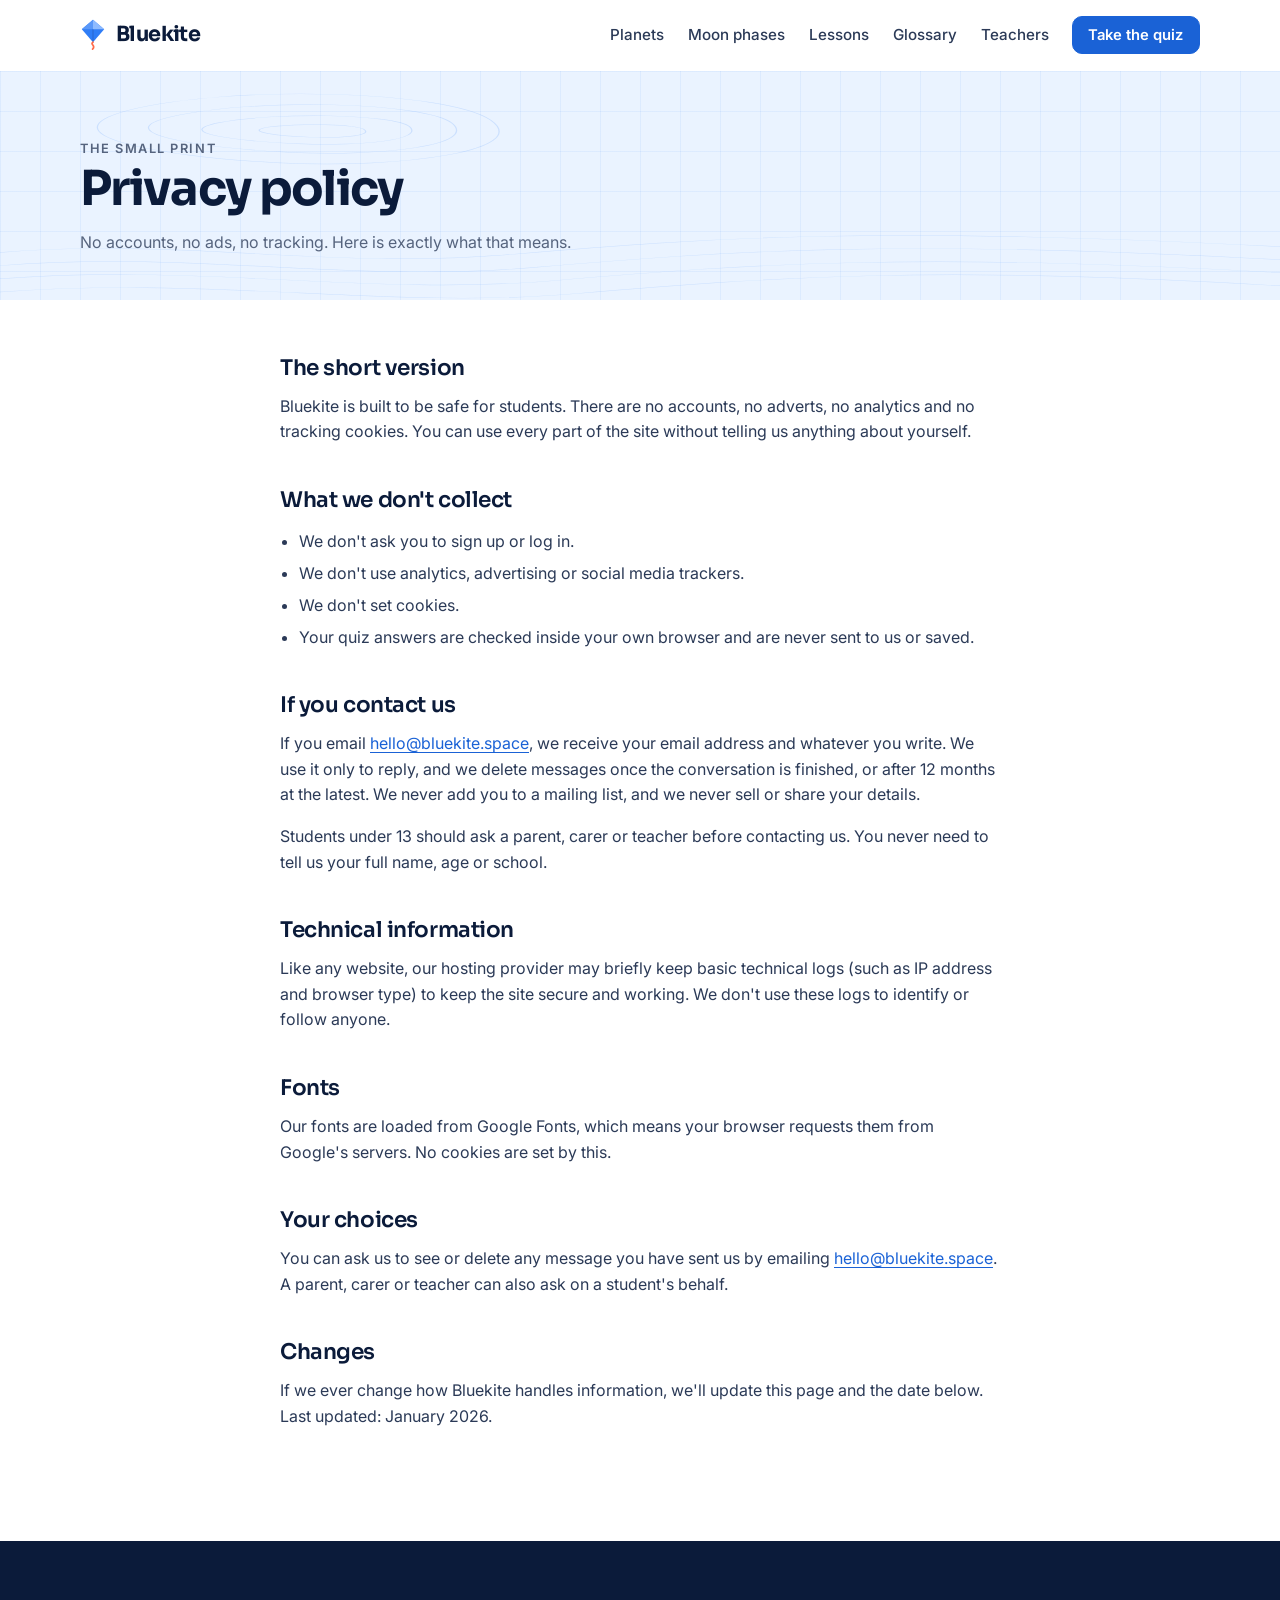
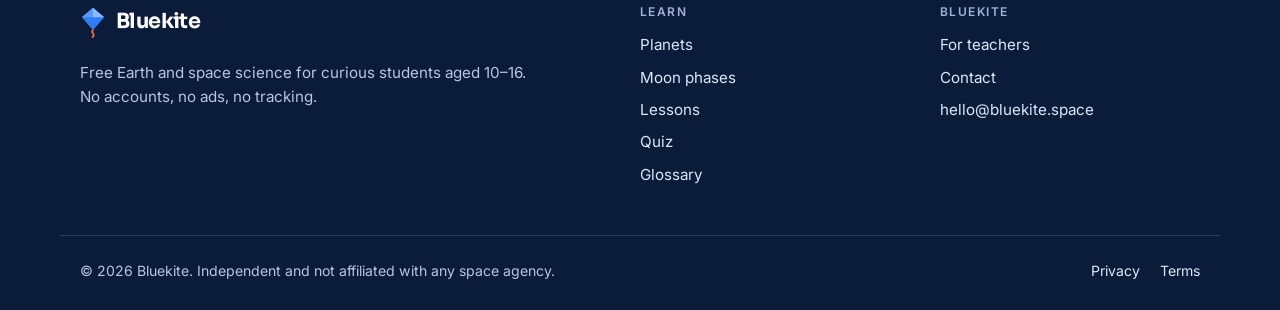
<file: privacy.html>
<!DOCTYPE html>
<html lang="en">
<head>
  <meta charset="utf-8">
  <meta name="viewport" content="width=device-width, initial-scale=1">
  <title>Privacy Policy — Bluekite</title>
  <meta name="description" content="How Bluekite protects students: no accounts, no ads, no tracking, and what happens if you email us.">
  <meta name="theme-color" content="#0B1B3A">
  <link rel="canonical" href="https://bluekite.space/privacy.html">
  <meta property="og:type" content="website">
  <meta property="og:site_name" content="Bluekite">
  <meta property="og:title" content="Privacy Policy — Bluekite">
  <meta property="og:description" content="How Bluekite protects students: no accounts, no ads, no tracking, and what happens if you email us.">
  <meta property="og:url" content="https://bluekite.space/privacy.html">
  <meta name="twitter:card" content="summary">
  <link rel="icon" href="favicon.svg" type="image/svg+xml">
  <link rel="preconnect" href="https://fonts.googleapis.com">
  <link rel="preconnect" href="https://fonts.gstatic.com" crossorigin>
  <link href="https://fonts.googleapis.com/css2?family=Inter:wght@400;500;600&family=Sora:wght@500;600;700&display=swap" rel="stylesheet">
  <link rel="stylesheet" href="style.css">
</head>
<body>
  <a class="skip-link" href="#main">Skip to content</a>

  <header class="site-header">
    <div class="container nav-wrap">
      <a class="brand" href="index.html" aria-label="Bluekite home">
        <svg class="brand-mark" viewBox="0 0 30 36" aria-hidden="true">
          <path d="M15 1 L28 12 L15 27 L2 12 Z" fill="#2F7DF6"/>
          <path d="M15 1 L28 12 L15 12 Z" fill="#8EBBFF"/>
          <path d="M15 1 L2 12 L15 12 Z" fill="#5A98F8"/>
          <path d="M15 12 L15 27" stroke="#0B1B3A" stroke-opacity=".25" stroke-width="1"/>
          <path d="M15 27 C 11 29.5, 19 31, 14.5 35" fill="none" stroke="#FF6B4A" stroke-width="2" stroke-linecap="round"/>
        </svg>
        <span class="brand-name">Bluekite</span>
      </a>
      <button class="nav-toggle" type="button" aria-expanded="false" aria-controls="site-nav">
        <span class="sr-only">Menu</span>
        <span class="nav-toggle-bar" aria-hidden="true"></span>
      </button>
      <nav id="site-nav" class="site-nav" aria-label="Primary">
        <ul>
          <li><a href="index.html#planets">Planets</a></li>
          <li><a href="index.html#moon">Moon phases</a></li>
          <li><a href="index.html#lessons">Lessons</a></li>
          <li><a href="index.html#glossary">Glossary</a></li>
          <li><a href="index.html#teachers">Teachers</a></li>
          <li><a class="btn btn-small" href="index.html#quiz">Take the quiz</a></li>
        </ul>
      </nav>
    </div>
  </header>

  <main id="main">
    <section class="legal-hero">
      <div class="hero-bg" aria-hidden="true"></div>
      <div class="container">
        <p class="eyebrow">The small print</p>
        <h1>Privacy policy</h1>
        <p>No accounts, no ads, no tracking. Here is exactly what that means.</p>
      </div>
    </section>
    <article class="legal">
      <div class="container">
        <h2>The short version</h2>
        <p>Bluekite is built to be safe for students. There are no accounts, no adverts, no analytics and no tracking cookies. You can use every part of the site without telling us anything about yourself.</p>

        <h2>What we don't collect</h2>
        <ul>
          <li>We don't ask you to sign up or log in.</li>
          <li>We don't use analytics, advertising or social media trackers.</li>
          <li>We don't set cookies.</li>
          <li>Your quiz answers are checked inside your own browser and are never sent to us or saved.</li>
        </ul>

        <h2>If you contact us</h2>
        <p>If you email <a href="mailto:hello@bluekite.space">hello@bluekite.space</a>, we receive your email address and whatever you write. We use it only to reply, and we delete messages once the conversation is finished, or after 12 months at the latest. We never add you to a mailing list, and we never sell or share your details.</p>
        <p>Students under 13 should ask a parent, carer or teacher before contacting us. You never need to tell us your full name, age or school.</p>

        <h2>Technical information</h2>
        <p>Like any website, our hosting provider may briefly keep basic technical logs (such as IP address and browser type) to keep the site secure and working. We don't use these logs to identify or follow anyone.</p>

        <h2>Fonts</h2>
        <p>Our fonts are loaded from Google Fonts, which means your browser requests them from Google's servers. No cookies are set by this.</p>

        <h2>Your choices</h2>
        <p>You can ask us to see or delete any message you have sent us by emailing <a href="mailto:hello@bluekite.space">hello@bluekite.space</a>. A parent, carer or teacher can also ask on a student's behalf.</p>

        <h2>Changes</h2>
        <p>If we ever change how Bluekite handles information, we'll update this page and the date below. Last updated: January 2026.</p>
      </div>
    </article>
  </main>

  <footer class="site-footer">
    <div class="container footer-grid">
      <div class="footer-brand">
        <a class="brand" href="index.html" aria-label="Bluekite home">
          <svg class="brand-mark" viewBox="0 0 30 36" aria-hidden="true">
            <path d="M15 1 L28 12 L15 27 L2 12 Z" fill="#2F7DF6"/>
            <path d="M15 1 L28 12 L15 12 Z" fill="#8EBBFF"/>
            <path d="M15 1 L2 12 L15 12 Z" fill="#5A98F8"/>
            <path d="M15 27 C 11 29.5, 19 31, 14.5 35" fill="none" stroke="#FF6B4A" stroke-width="2" stroke-linecap="round"/>
          </svg>
          <span class="brand-name">Bluekite</span>
        </a>
        <p>Free Earth and space science for curious students aged 10–16. No accounts, no ads, no tracking.</p>
      </div>
      <nav class="footer-nav" aria-label="Footer">
        <h2 class="footer-h">Learn</h2>
        <ul>
          <li><a href="index.html#planets">Planets</a></li>
          <li><a href="index.html#moon">Moon phases</a></li>
          <li><a href="index.html#lessons">Lessons</a></li>
          <li><a href="index.html#quiz">Quiz</a></li>
          <li><a href="index.html#glossary">Glossary</a></li>
        </ul>
      </nav>
      <div class="footer-nav">
        <h2 class="footer-h">Bluekite</h2>
        <ul>
          <li><a href="index.html#teachers">For teachers</a></li>
          <li><a href="index.html#contact">Contact</a></li>
          <li><a href="mailto:hello@bluekite.space">hello@bluekite.space</a></li>
        </ul>
      </div>
    </div>
    <div class="container footer-base">
      <p>© 2026 Bluekite. Independent and not affiliated with any space agency.</p>
      <ul>
        <li><a href="privacy.html">Privacy</a></li>
        <li><a href="terms.html">Terms</a></li>
      </ul>
    </div>
  </footer>

  <script src="script.js" defer></script>
</body>
</html>
</file>
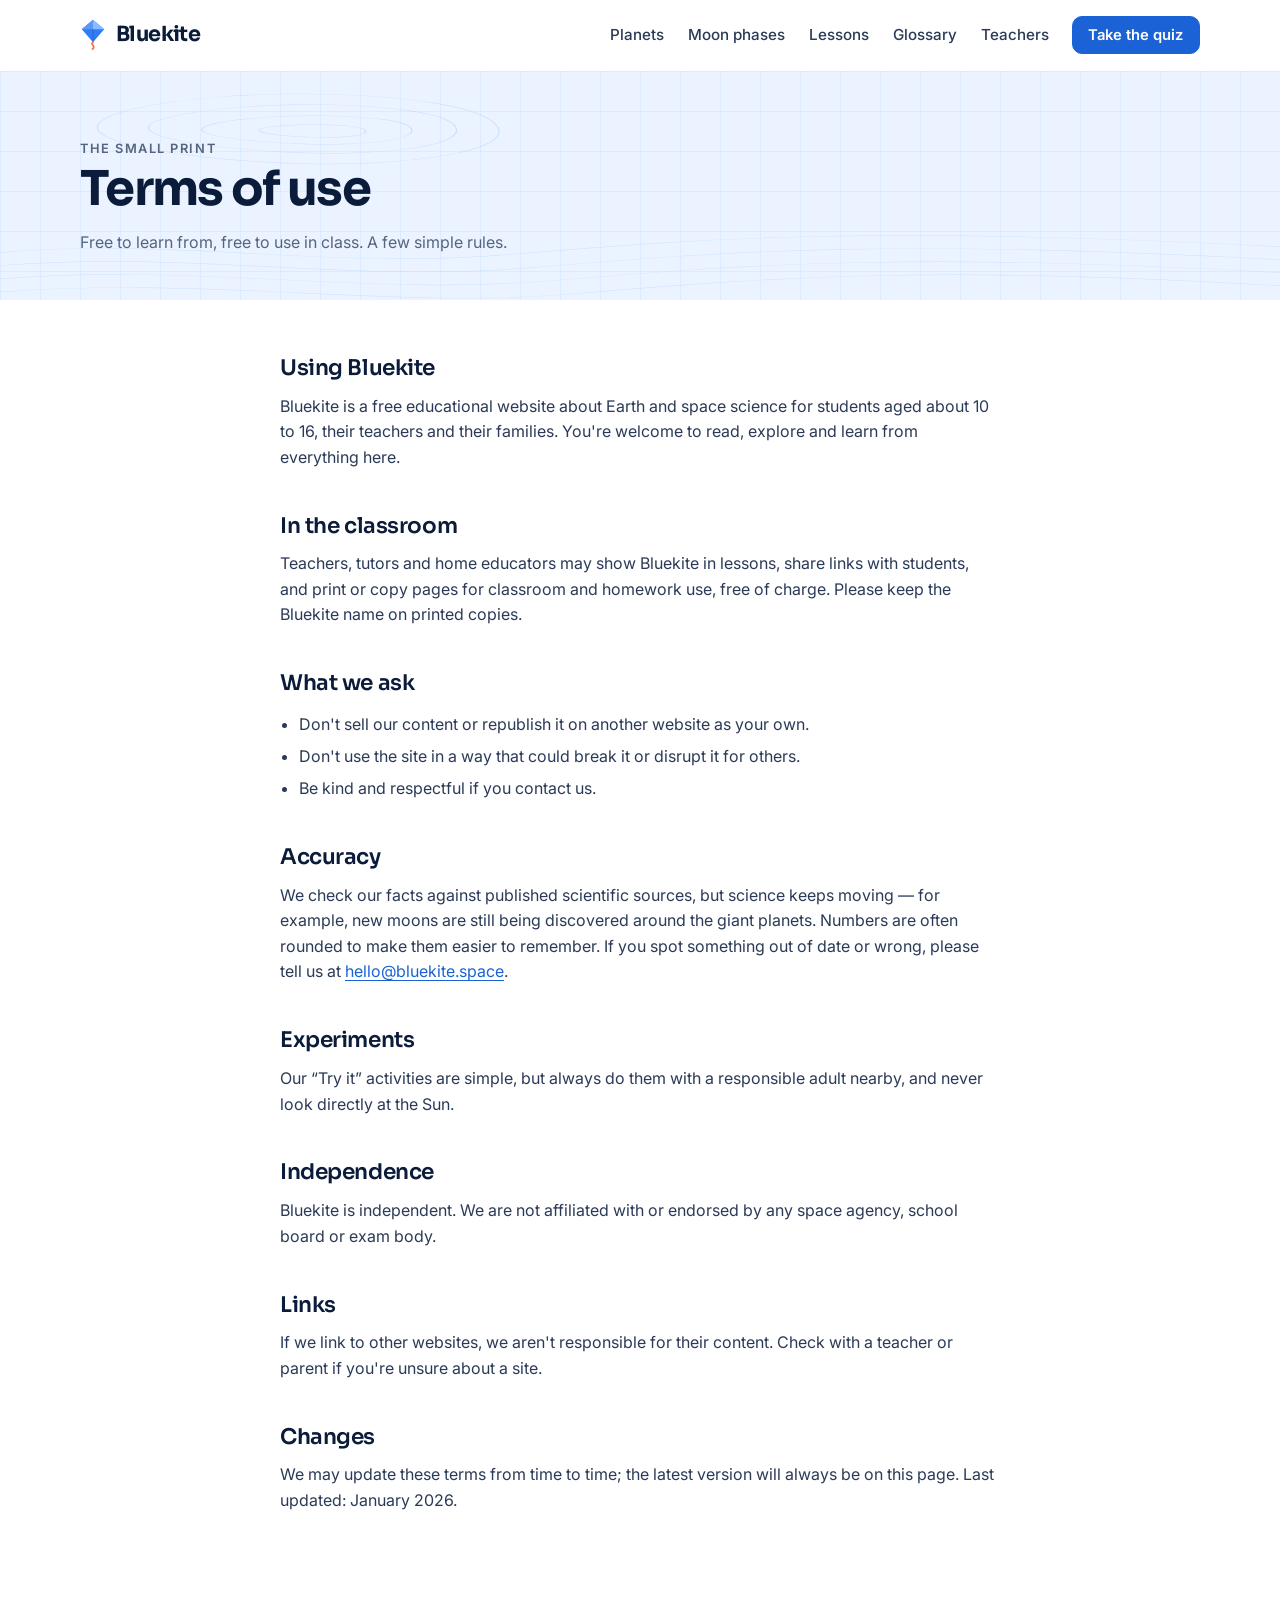
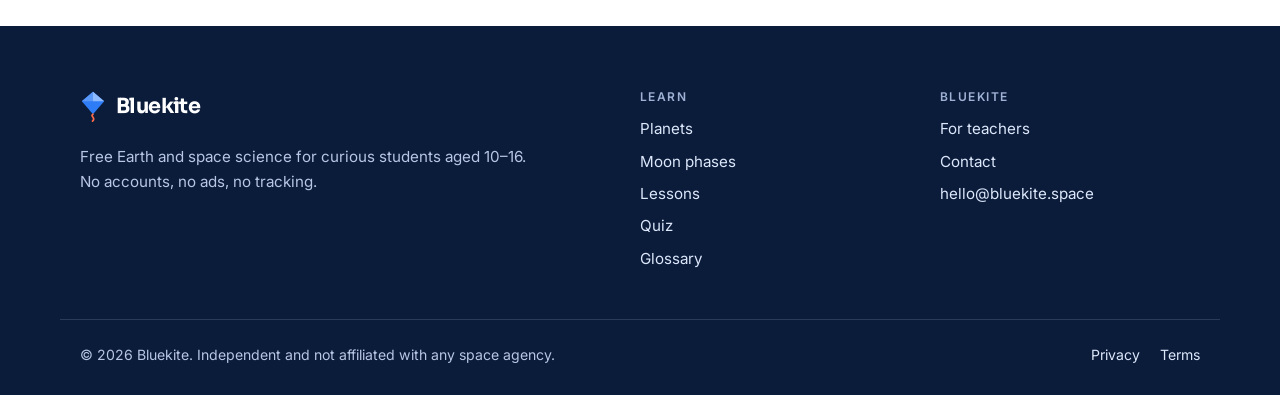
<file: terms.html>
<!DOCTYPE html>
<html lang="en">
<head>
  <meta charset="utf-8">
  <meta name="viewport" content="width=device-width, initial-scale=1">
  <title>Terms of Use — Bluekite</title>
  <meta name="description" content="The simple terms for using Bluekite, a free Earth and space science site for students, at home or in class.">
  <meta name="theme-color" content="#0B1B3A">
  <link rel="canonical" href="https://bluekite.space/terms.html">
  <meta property="og:type" content="website">
  <meta property="og:site_name" content="Bluekite">
  <meta property="og:title" content="Terms of Use — Bluekite">
  <meta property="og:description" content="The simple terms for using Bluekite, a free Earth and space science site for students, at home or in class.">
  <meta property="og:url" content="https://bluekite.space/terms.html">
  <meta name="twitter:card" content="summary">
  <link rel="icon" href="favicon.svg" type="image/svg+xml">
  <link rel="preconnect" href="https://fonts.googleapis.com">
  <link rel="preconnect" href="https://fonts.gstatic.com" crossorigin>
  <link href="https://fonts.googleapis.com/css2?family=Inter:wght@400;500;600&family=Sora:wght@500;600;700&display=swap" rel="stylesheet">
  <link rel="stylesheet" href="style.css">
</head>
<body>
  <a class="skip-link" href="#main">Skip to content</a>

  <header class="site-header">
    <div class="container nav-wrap">
      <a class="brand" href="index.html" aria-label="Bluekite home">
        <svg class="brand-mark" viewBox="0 0 30 36" aria-hidden="true">
          <path d="M15 1 L28 12 L15 27 L2 12 Z" fill="#2F7DF6"/>
          <path d="M15 1 L28 12 L15 12 Z" fill="#8EBBFF"/>
          <path d="M15 1 L2 12 L15 12 Z" fill="#5A98F8"/>
          <path d="M15 12 L15 27" stroke="#0B1B3A" stroke-opacity=".25" stroke-width="1"/>
          <path d="M15 27 C 11 29.5, 19 31, 14.5 35" fill="none" stroke="#FF6B4A" stroke-width="2" stroke-linecap="round"/>
        </svg>
        <span class="brand-name">Bluekite</span>
      </a>
      <button class="nav-toggle" type="button" aria-expanded="false" aria-controls="site-nav">
        <span class="sr-only">Menu</span>
        <span class="nav-toggle-bar" aria-hidden="true"></span>
      </button>
      <nav id="site-nav" class="site-nav" aria-label="Primary">
        <ul>
          <li><a href="index.html#planets">Planets</a></li>
          <li><a href="index.html#moon">Moon phases</a></li>
          <li><a href="index.html#lessons">Lessons</a></li>
          <li><a href="index.html#glossary">Glossary</a></li>
          <li><a href="index.html#teachers">Teachers</a></li>
          <li><a class="btn btn-small" href="index.html#quiz">Take the quiz</a></li>
        </ul>
      </nav>
    </div>
  </header>

  <main id="main">
    <section class="legal-hero">
      <div class="hero-bg" aria-hidden="true"></div>
      <div class="container">
        <p class="eyebrow">The small print</p>
        <h1>Terms of use</h1>
        <p>Free to learn from, free to use in class. A few simple rules.</p>
      </div>
    </section>
    <article class="legal">
      <div class="container">
        <h2>Using Bluekite</h2>
        <p>Bluekite is a free educational website about Earth and space science for students aged about 10 to 16, their teachers and their families. You're welcome to read, explore and learn from everything here.</p>

        <h2>In the classroom</h2>
        <p>Teachers, tutors and home educators may show Bluekite in lessons, share links with students, and print or copy pages for classroom and homework use, free of charge. Please keep the Bluekite name on printed copies.</p>

        <h2>What we ask</h2>
        <ul>
          <li>Don't sell our content or republish it on another website as your own.</li>
          <li>Don't use the site in a way that could break it or disrupt it for others.</li>
          <li>Be kind and respectful if you contact us.</li>
        </ul>

        <h2>Accuracy</h2>
        <p>We check our facts against published scientific sources, but science keeps moving — for example, new moons are still being discovered around the giant planets. Numbers are often rounded to make them easier to remember. If you spot something out of date or wrong, please tell us at <a href="mailto:hello@bluekite.space">hello@bluekite.space</a>.</p>

        <h2>Experiments</h2>
        <p>Our “Try it” activities are simple, but always do them with a responsible adult nearby, and never look directly at the Sun.</p>

        <h2>Independence</h2>
        <p>Bluekite is independent. We are not affiliated with or endorsed by any space agency, school board or exam body.</p>

        <h2>Links</h2>
        <p>If we link to other websites, we aren't responsible for their content. Check with a teacher or parent if you're unsure about a site.</p>

        <h2>Changes</h2>
        <p>We may update these terms from time to time; the latest version will always be on this page. Last updated: January 2026.</p>
      </div>
    </article>
  </main>

  <footer class="site-footer">
    <div class="container footer-grid">
      <div class="footer-brand">
        <a class="brand" href="index.html" aria-label="Bluekite home">
          <svg class="brand-mark" viewBox="0 0 30 36" aria-hidden="true">
            <path d="M15 1 L28 12 L15 27 L2 12 Z" fill="#2F7DF6"/>
            <path d="M15 1 L28 12 L15 12 Z" fill="#8EBBFF"/>
            <path d="M15 1 L2 12 L15 12 Z" fill="#5A98F8"/>
            <path d="M15 27 C 11 29.5, 19 31, 14.5 35" fill="none" stroke="#FF6B4A" stroke-width="2" stroke-linecap="round"/>
          </svg>
          <span class="brand-name">Bluekite</span>
        </a>
        <p>Free Earth and space science for curious students aged 10–16. No accounts, no ads, no tracking.</p>
      </div>
      <nav class="footer-nav" aria-label="Footer">
        <h2 class="footer-h">Learn</h2>
        <ul>
          <li><a href="index.html#planets">Planets</a></li>
          <li><a href="index.html#moon">Moon phases</a></li>
          <li><a href="index.html#lessons">Lessons</a></li>
          <li><a href="index.html#quiz">Quiz</a></li>
          <li><a href="index.html#glossary">Glossary</a></li>
        </ul>
      </nav>
      <div class="footer-nav">
        <h2 class="footer-h">Bluekite</h2>
        <ul>
          <li><a href="index.html#teachers">For teachers</a></li>
          <li><a href="index.html#contact">Contact</a></li>
          <li><a href="mailto:hello@bluekite.space">hello@bluekite.space</a></li>
        </ul>
      </div>
    </div>
    <div class="container footer-base">
      <p>© 2026 Bluekite. Independent and not affiliated with any space agency.</p>
      <ul>
        <li><a href="privacy.html">Privacy</a></li>
        <li><a href="terms.html">Terms</a></li>
      </ul>
    </div>
  </footer>

  <script src="script.js" defer></script>
</body>
</html>
</file>
<file: style.css>
:root {
  --blue: #2F7DF6;
  --blue-600: #1A62D6;
  --blue-700: #134FB3;
  --blue-200: #BCD5FA;
  --ink: #0B1B3A;
  --ink-2: #2B3A57;
  --muted: #56647E;
  --sky: #EAF3FF;
  --sky-2: #F5F9FF;
  --line: #D5E3F7;
  --white: #FFFFFF;
  --coral: #FF6B4A;
  --coral-ink: #B0321A;
  --green-ink: #1E6B45;
  --radius: 10px;
  --shadow: 0 1px 2px rgba(11, 27, 58, .05), 0 8px 28px -12px rgba(11, 27, 58, .18);
  --font-head: "Sora", system-ui, -apple-system, "Segoe UI", sans-serif;
  --font-body: "Inter", system-ui, -apple-system, "Segoe UI", sans-serif;
  --container: 1160px;
}

*, *::before, *::after { box-sizing: border-box; }

html { scroll-behavior: smooth; -webkit-text-size-adjust: 100%; }
@media (prefers-reduced-motion: reduce) {
  html { scroll-behavior: auto; }
  *, *::before, *::after { transition: none !important; animation: none !important; }
}

body {
  margin: 0;
  font-family: var(--font-body);
  font-size: 1rem;
  line-height: 1.6;
  color: var(--ink-2);
  background: var(--white);
  overflow-x: hidden;
}

img, svg { max-width: 100%; display: block; }
.svg-defs { position: absolute; width: 0; height: 0; overflow: hidden; }

h1, h2, h3 {
  font-family: var(--font-head);
  color: var(--ink);
  line-height: 1.15;
  letter-spacing: -0.02em;
  margin: 0 0 .6em;
}
h1 { font-size: clamp(2.5rem, 6vw, 4.25rem); font-weight: 700; letter-spacing: -0.035em; }
h2 { font-size: clamp(1.75rem, 3.4vw, 2.5rem); font-weight: 600; }
h3 { font-size: 1.2rem; font-weight: 600; letter-spacing: -0.01em; }
p { margin: 0 0 1em; }

a { color: var(--blue-600); text-underline-offset: 3px; }
a:hover { color: var(--blue-700); }

:focus-visible { outline: 3px solid var(--blue); outline-offset: 3px; border-radius: 4px; }

.container { width: 100%; max-width: var(--container); margin: 0 auto; padding: 0 20px; }

.sr-only {
  position: absolute; width: 1px; height: 1px; padding: 0; margin: -1px;
  overflow: hidden; clip: rect(0 0 0 0); white-space: nowrap; border: 0;
}
.skip-link {
  position: absolute; left: 16px; top: -60px; z-index: 100;
  background: var(--ink); color: var(--white); padding: 10px 14px; border-radius: var(--radius);
}
.skip-link:focus, .skip-link:hover { top: 12px; color: var(--white); }
.btn {
  display: inline-flex; align-items: center; justify-content: center; gap: .5em;
  font-family: var(--font-body); font-weight: 600; font-size: 1rem; line-height: 1.1;
  padding: .95em 1.4em; border-radius: var(--radius);
  background: var(--blue-600); color: var(--white); text-decoration: none; text-align: center;
  border: 1.5px solid var(--blue-600); cursor: pointer;
  transition: background .2s ease, border-color .2s ease, transform .2s ease, color .2s ease;
}
.btn:hover { background: var(--blue-700); border-color: var(--blue-700); color: var(--white); transform: translateY(-1px); }
.btn-ghost { background: transparent; color: var(--ink); border-color: var(--blue-200); }
.btn-ghost:hover { background: var(--white); color: var(--blue-700); border-color: var(--blue-600); }
.btn-small { padding: .7em 1.05em; font-size: .925rem; }
.btn-block { width: 100%; }
.site-header {
  position: sticky; top: 0; z-index: 50;
  background: rgba(255, 255, 255, .88);
  backdrop-filter: saturate(160%) blur(10px);
  -webkit-backdrop-filter: saturate(160%) blur(10px);
  border-bottom: 1px solid transparent;
  transition: border-color .2s ease, box-shadow .2s ease;
}
.site-header.is-scrolled { border-bottom-color: var(--line); box-shadow: 0 6px 20px -16px rgba(11, 27, 58, .4); }
.nav-wrap { display: flex; align-items: center; justify-content: space-between; height: 70px; }

.brand { display: inline-flex; align-items: center; gap: 10px; text-decoration: none; color: var(--ink); }
.brand:hover { color: var(--ink); }
.brand-mark { width: 26px; height: 31px; }
.brand-name { font-family: var(--font-head); font-weight: 700; font-size: 1.3rem; letter-spacing: -0.03em; }

.site-nav ul { list-style: none; display: flex; align-items: center; gap: 2px; margin: 0; padding: 0; }
.site-nav a:not(.btn) {
  display: block; padding: 8px 11px; border-radius: 8px;
  color: var(--ink-2); text-decoration: none; font-weight: 500; font-size: .95rem;
}
.site-nav a:not(.btn):hover { color: var(--ink); background: var(--sky); }
.site-nav li:last-child { margin-left: 10px; }

.nav-toggle {
  display: none; width: 44px; height: 44px; border: 1px solid var(--line); background: var(--white);
  border-radius: var(--radius); cursor: pointer; position: relative;
}
.nav-toggle-bar, .nav-toggle-bar::before, .nav-toggle-bar::after {
  position: absolute; left: 50%; width: 18px; height: 2px; margin-left: -9px;
  background: var(--ink); border-radius: 2px; transition: transform .2s ease, opacity .2s ease;
}
.nav-toggle-bar { top: 50%; margin-top: -1px; }
.nav-toggle-bar::before, .nav-toggle-bar::after { content: ""; left: 0; margin-left: 0; }
.nav-toggle-bar::before { top: -6px; }
.nav-toggle-bar::after { top: 6px; }
.nav-toggle[aria-expanded="true"] .nav-toggle-bar { background: transparent; }
.nav-toggle[aria-expanded="true"] .nav-toggle-bar::before { transform: translateY(6px) rotate(45deg); }
.nav-toggle[aria-expanded="true"] .nav-toggle-bar::after { transform: translateY(-6px) rotate(-45deg); }
.eyebrow {
  display: inline-flex; align-items: center; gap: 8px;
  font-size: .8rem; font-weight: 600; letter-spacing: .12em; text-transform: uppercase;
  color: var(--blue-600); margin-bottom: 1rem;
}
.eyebrow .dot { width: 8px; height: 8px; background: var(--coral); transform: rotate(45deg); border-radius: 1px; flex: none; }
.hero-bg {
  position: absolute; inset: 0; pointer-events: none;
  background-image:
    url("data:image/svg+xml,%3Csvg xmlns='http://www.w3.org/2000/svg' viewBox='0 0 1200 700' preserveAspectRatio='none'%3E%3Cg fill='none' stroke='%232F7DF6' stroke-opacity='.16' stroke-width='1.2'%3E%3Cpath d='M-20 560 C 160 500 300 610 480 560 S 820 470 1220 540'/%3E%3Cpath d='M-20 600 C 170 540 320 650 500 600 S 840 510 1220 580'/%3E%3Cpath d='M-20 640 C 180 580 340 690 520 640 S 860 550 1220 620'/%3E%3Cpath d='M-20 680 C 190 620 360 730 540 680 S 880 590 1220 660'/%3E%3Cpath d='M120 120 C 220 40 420 60 460 150 C 500 240 380 300 260 280 C 140 260 40 190 120 120 Z'/%3E%3Cpath d='M160 140 C 240 80 400 96 424 160 C 448 226 360 262 270 248 C 180 234 100 186 160 140 Z'/%3E%3Cpath d='M205 158 C 260 124 370 132 384 170 C 398 210 340 230 280 222 C 220 214 160 188 205 158 Z'/%3E%3Cpath d='M250 172 C 280 158 336 162 342 180 C 348 198 318 206 290 202 C 262 198 228 186 250 172 Z'/%3E%3C/g%3E%3C/svg%3E"),
    linear-gradient(to right, rgba(47, 125, 246, .07) 1px, transparent 1px),
    linear-gradient(to bottom, rgba(47, 125, 246, .07) 1px, transparent 1px);
  background-size: 100% 100%, 40px 40px, 40px 40px;
  background-repeat: no-repeat, repeat, repeat;
  -webkit-mask-image: linear-gradient(to bottom, #000 60%, transparent);
  mask-image: linear-gradient(to bottom, #000 60%, transparent);
}
.hero { position: relative; overflow: hidden; background: var(--sky); padding: 72px 0 96px; }
.hero > .hero-bg { transform: scaleX(-1); }
.hero-grid { position: relative; display: grid; grid-template-columns: 1fr 1.05fr; gap: 56px; align-items: center; }
.hero-copy h1 { margin-bottom: .35em; }
.lede { font-size: 1.15rem; color: var(--ink-2); max-width: 34em; }
.hero-actions { display: flex; flex-wrap: wrap; gap: 12px; margin: 28px 0; }
.hero-points { list-style: none; padding: 0; margin: 0; display: flex; flex-wrap: wrap; gap: 8px 22px; font-size: .925rem; color: var(--muted); }
.hero-points li { display: inline-flex; align-items: center; gap: 8px; }
.hero-points li::before { content: ""; width: 7px; height: 7px; border: 1.5px solid var(--blue-600); transform: rotate(45deg); }

.hero-figure { position: relative; margin: 20px 0 0; }
.hero-art {
  width: 100%; height: auto; border-radius: 14px;
  box-shadow: 0 30px 60px -30px rgba(11, 27, 58, .45), 0 0 0 1px rgba(11, 27, 58, .06);
}
.kite { animation: drift 6s ease-in-out infinite; transform-box: fill-box; transform-origin: 50% 0; }
@keyframes drift { 0%, 100% { transform: rotate(-2deg) translateY(0); } 50% { transform: rotate(2deg) translateY(-4px); } }

.hud {
  position: absolute; background: var(--ink); color: var(--white);
  border-radius: var(--radius); font-size: .8rem; line-height: 1.3;
  box-shadow: 0 10px 24px -12px rgba(11, 27, 58, .6);
  font-variant-numeric: tabular-nums;
}
.hud-top {
  top: -20px; left: 32px; padding: 9px 13px; display: flex; flex-direction: column;
  background: var(--white); color: var(--ink); border: 1px solid var(--line);
}
.hud-top .hud-label { color: var(--blue-600); }
.hud-label { font-size: .68rem; font-weight: 600; letter-spacing: .12em; text-transform: uppercase; }
.hud-value { font-family: var(--font-head); font-weight: 600; font-size: .95rem; }
.hud-bottom { right: -14px; bottom: -18px; display: flex; gap: 14px; padding: 10px 14px; }
.hud-bottom b { color: #A9C6F5; font-weight: 600; font-size: .68rem; letter-spacing: .1em; text-transform: uppercase; margin-right: 4px; }
.specs { background: var(--white); border-bottom: 1px solid var(--line); }
.spec-list { list-style: none; margin: 0; padding: 0; display: grid; grid-template-columns: repeat(4, 1fr); }
.spec-list li { padding: 26px 22px; border-left: 1px solid var(--line); display: flex; flex-direction: column; gap: 4px; }
.spec-list li:first-child { border-left: 0; padding-left: 0; }
.spec-k { font-size: .75rem; font-weight: 600; text-transform: uppercase; letter-spacing: .1em; color: var(--muted); }
.spec-v { font-family: var(--font-head); font-weight: 600; color: var(--ink); font-size: 1.02rem; }
.section { padding: 104px 0; position: relative; }
section[id] { scroll-margin-top: 70px; }
.section-head { max-width: 680px; margin-bottom: 52px; }
.section-intro { font-size: 1.075rem; color: var(--muted); }
.fine-print { margin: 28px 0 0; font-size: .9rem; color: var(--muted); }

.card {
  background: var(--white); border: 1px solid var(--line); border-radius: var(--radius);
  padding: 30px; box-shadow: var(--shadow);
}

.ticks { list-style: none; padding: 0; margin: 0; display: grid; gap: 12px; }
.ticks li { position: relative; padding-left: 26px; color: var(--ink-2); font-size: .98rem; }
.ticks li::before {
  content: ""; position: absolute; left: 2px; top: .5em;
  width: 12px; height: 7px; border-left: 2px solid var(--blue-600); border-bottom: 2px solid var(--blue-600);
  transform: rotate(-45deg);
}
.planet-grid { display: grid; grid-template-columns: repeat(4, 1fr); gap: 20px; }
.planet {
  background: var(--white); border: 1px solid var(--line); border-radius: var(--radius);
  box-shadow: var(--shadow); overflow: hidden; display: flex; flex-direction: column;
  transition: transform .25s ease, border-color .25s ease;
}
.planet:hover { transform: translateY(-3px); border-color: var(--blue-200); }
.planet-art {
  background:
    radial-gradient(1.2px 1.2px at 18% 24%, rgba(255,255,255,.8), transparent 60%),
    radial-gradient(1px 1px at 78% 18%, rgba(255,255,255,.7), transparent 60%),
    radial-gradient(1.4px 1.4px at 86% 72%, rgba(255,255,255,.6), transparent 60%),
    radial-gradient(1px 1px at 30% 82%, rgba(255,255,255,.6), transparent 60%),
    radial-gradient(1px 1px at 58% 12%, rgba(255,255,255,.5), transparent 60%),
    linear-gradient(160deg, #0B1B3A 0%, #16305E 100%);
  aspect-ratio: 16 / 10; display: grid; place-items: center;
  -webkit-print-color-adjust: exact; print-color-adjust: exact;
}
.planet-art svg { width: 58%; max-width: 150px; height: auto; }
.planet-body { padding: 20px 22px 22px; display: flex; flex-direction: column; flex: 1; }
.planet-order { font-size: .72rem; font-weight: 600; letter-spacing: .12em; text-transform: uppercase; color: var(--muted); margin: 0 0 2px; }
.planet h3 { font-size: 1.3rem; margin-bottom: .1em; }
.planet-type { font-size: .9rem; color: var(--blue-600); font-weight: 500; margin-bottom: 14px; }
.facts { margin: 0 0 14px; display: grid; gap: 0; }
.facts > div { display: flex; justify-content: space-between; gap: 12px; padding: 7px 0; border-top: 1px solid var(--line); font-size: .9rem; }
.facts > div:last-child { border-bottom: 1px solid var(--line); }
.facts dt { color: var(--muted); white-space: nowrap; }
.facts dd { margin: 0; font-weight: 600; color: var(--ink); text-align: right; font-variant-numeric: tabular-nums; }
.fun { font-size: .93rem; color: var(--ink-2); flex: 1; }
.more-btn {
  align-self: flex-start; display: inline-flex; align-items: center; gap: 8px;
  font: inherit; font-size: .9rem; font-weight: 600; color: var(--blue-600);
  background: var(--sky); border: 1px solid var(--line); border-radius: 8px;
  padding: 8px 12px; cursor: pointer; min-height: 40px;
}
.more-btn::after {
  content: ""; width: 7px; height: 7px; border-right: 2px solid currentColor; border-bottom: 2px solid currentColor;
  transform: rotate(45deg) translate(-2px, -2px); transition: transform .2s ease;
}
.more-btn[aria-expanded="true"]::after { transform: rotate(-135deg) translate(-2px, -2px); }
.more-btn:hover { background: var(--white); border-color: var(--blue-600); }
.planet-more { margin-top: 16px; }
.planet-more p { font-size: .92rem; color: var(--ink-2); margin: 0; padding: 12px 14px; background: var(--sky-2); border-left: 3px solid var(--coral); border-radius: 0 8px 8px 0; }
.dark { background: var(--ink); color: #C9D6EE; overflow: hidden; }
.dark::before {
  content: ""; position: absolute; inset: 0; pointer-events: none;
  background-image:
    url("data:image/svg+xml,%3Csvg xmlns='http://www.w3.org/2000/svg' viewBox='0 0 1200 700' preserveAspectRatio='none'%3E%3Cg fill='none' stroke='%238EBBFF' stroke-opacity='.13' stroke-width='1.2'%3E%3Cpath d='M1260 60 C 1080 20 980 140 840 110 S 600 10 380 60'/%3E%3Cpath d='M1260 110 C 1080 70 990 190 850 160 S 610 60 400 110'/%3E%3Cpath d='M1260 160 C 1090 120 1000 240 860 210 S 620 110 420 160'/%3E%3Cpath d='M-40 560 C 40 500 180 520 200 590 C 220 660 120 700 40 690 C -40 680 -100 610 -40 560 Z'/%3E%3Cpath d='M0 580 C 60 540 160 556 170 600 C 180 646 110 668 54 660 C -2 652 -40 612 0 580 Z'/%3E%3C/g%3E%3C/svg%3E"),
    linear-gradient(to right, rgba(142, 187, 255, .06) 1px, transparent 1px),
    linear-gradient(to bottom, rgba(142, 187, 255, .06) 1px, transparent 1px);
  background-size: 100% 100%, 40px 40px, 40px 40px;
  background-repeat: no-repeat, repeat, repeat;
}
.dark .container { position: relative; }
.section-head.light h2 { color: var(--white); }
.section-head.light .eyebrow { color: #8EBBFF; }
.section-head.light .section-intro { color: #B7C6E3; }

.moon-grid { display: grid; grid-template-columns: 1fr 1fr; gap: 56px; align-items: center; margin-bottom: 56px; }
.moon-grid .section-head { margin-bottom: 0; }
.moon-notes { list-style: none; padding: 0; margin: 24px 0 0; display: grid; gap: 12px; }
.moon-notes li { position: relative; padding-left: 22px; color: #C9D6EE; font-size: .97rem; }
.moon-notes li::before { content: ""; position: absolute; left: 2px; top: .55em; width: 7px; height: 7px; background: var(--coral); transform: rotate(45deg); }
.moon-notes strong { color: var(--white); }
.orbit-figure { margin: 0; }
.orbit-figure svg { width: 100%; height: auto; max-width: 480px; margin: 0 auto; }
.orbit-figure figcaption { text-align: center; font-size: .88rem; color: #A9BADB; margin-top: 10px; }

.phase-strip {
  list-style: none; margin: 0; padding: 26px 20px; display: grid; grid-template-columns: repeat(8, 1fr); gap: 12px;
  border: 1px solid rgba(142, 187, 255, .22); border-radius: var(--radius); background: rgba(255, 255, 255, .03);
}
.phase-strip li { display: flex; flex-direction: column; align-items: center; text-align: center; gap: 4px; }
.phase-strip svg { width: 64px; height: 64px; margin-bottom: 8px; }
.phase-n { font-family: var(--font-head); font-size: .78rem; font-weight: 600; color: #8EBBFF; }
.phase-name { font-size: .88rem; color: var(--white); font-weight: 500; line-height: 1.3; }
.lesson-grid { display: grid; grid-template-columns: repeat(3, 1fr); gap: 20px; }
.lesson { display: flex; flex-direction: column; padding: 26px; }
.lesson-meta { display: flex; gap: 8px; flex-wrap: wrap; margin-bottom: 14px; }
.lesson-meta span {
  font-size: .78rem; font-weight: 600; color: var(--ink); background: var(--sky);
  border: 1px solid var(--line); border-radius: 6px; padding: 2px 8px;
}
.lesson h3 { font-size: 1.15rem; }
.lesson p { color: var(--ink-2); font-size: .96rem; }
.lesson .try { margin: auto 0 0; padding-top: 14px; border-top: 1px dashed var(--blue-200); color: var(--muted); font-size: .92rem; }
.lesson .try strong { color: var(--ink); }
.quiz-section { background: var(--sky); }
.quiz-wrap { display: grid; grid-template-columns: .8fr 1.2fr; gap: 56px; align-items: start; }
.quiz-wrap .section-head { position: sticky; top: 110px; margin-bottom: 0; }
.quiz { padding: 12px 30px 30px; }
.q { border: 0; margin: 0; padding: 22px 0; border-bottom: 1px solid var(--line); min-width: 0; }
.q legend { float: left; width: 100%; font-family: var(--font-head); font-weight: 600; color: var(--ink); font-size: 1.05rem; padding: 0; margin: 0 0 14px; display: flex; gap: 10px; align-items: baseline; }
.q legend + * { clear: both; }
.q-num {
  flex: none; display: inline-grid; place-items: center; width: 26px; height: 26px;
  font-size: .8rem; color: var(--white); background: var(--ink); border-radius: 7px; transform: translateY(-2px);
}
.opts { display: grid; grid-template-columns: 1fr 1fr; gap: 8px; }
.opt {
  display: flex; align-items: center; gap: 10px; cursor: pointer;
  padding: 10px 12px; border: 1px solid #C4D6F2; border-radius: 8px; background: var(--sky-2);
  font-size: .95rem; color: var(--ink); min-height: 46px; transition: border-color .15s ease, background .15s ease;
}
.opt:hover { border-color: var(--blue-600); background: var(--white); }
.opt input { accent-color: var(--blue-600); width: 18px; height: 18px; margin: 0; flex: none; }
.opt:has(input:checked) { border-color: var(--blue-600); background: var(--white); box-shadow: 0 0 0 2px rgba(47, 125, 246, .18); }
.opt.is-correct { border-color: #2E8B57; background: #E9F6EE; }
.opt.is-wrong { border-color: var(--coral); background: #FFF0EC; }
.q-explain { margin: 12px 0 0; font-size: .92rem; padding: 10px 12px; border-radius: 8px; background: var(--sky-2); color: var(--ink-2); }
.q.correct .q-explain { border-left: 3px solid #2E8B57; }
.q.wrong .q-explain { border-left: 3px solid var(--coral); }
.q-explain b { color: var(--ink); }
.quiz-actions { display: flex; gap: 12px; flex-wrap: wrap; margin-top: 24px; }
.quiz-result { margin: 16px 0 0; font-weight: 600; color: var(--ink); min-height: 1.5em; }
.glossary-head { display: flex; justify-content: space-between; align-items: flex-end; gap: 32px; margin-bottom: 36px; }
.glossary-head .section-head { margin-bottom: 0; }
.glossary-search { width: 300px; flex: none; margin: 0; }
.glossary { margin: 0; display: grid; grid-template-columns: repeat(2, 1fr); gap: 0 40px; }
.g-item { padding: 18px 0; border-top: 1px solid var(--line); }
.g-item dt { font-family: var(--font-head); font-weight: 600; color: var(--ink); margin-bottom: 4px; }
.g-item dd { margin: 0; color: var(--muted); font-size: .96rem; }
.g-empty { color: var(--muted); }
.teachers { background: var(--sky); overflow: hidden; }
.teachers .hero-bg { -webkit-mask-image: none; mask-image: none; transform: scaleX(-1); }
.teachers-grid { position: relative; display: grid; grid-template-columns: 1.2fr .8fr; gap: 56px; align-items: start; }
.teacher-ideas { margin-top: 8px; }
.teacher-ideas strong { color: var(--ink); }
.print-card h3 { font-size: 1.25rem; }
.print-card > p { color: var(--muted); }
.print-actions { display: grid; gap: 10px; margin: 20px 0 16px; }
.print-note { font-size: .88rem; color: var(--muted); margin: 0; }
.contact { background: linear-gradient(180deg, var(--white) 0%, var(--sky) 100%); }
.contact-grid { display: grid; grid-template-columns: .9fr 1.1fr; gap: 56px; align-items: start; }
.contact-card { margin-top: 32px; padding: 26px; border: 1px dashed var(--blue-200); border-radius: var(--radius); background: rgba(255, 255, 255, .6); }
.contact-card h3 { font-size: 1.05rem; }
.contact-card p { color: var(--ink-2); font-size: .97rem; }
.contact-mail { margin: 18px 0 0; font-weight: 500; }
.contact-mail a { font-weight: 600; }

.brief-form { padding: 32px; }
.field-row { display: grid; grid-template-columns: 1fr 1fr; gap: 16px; }
.field { margin-bottom: 18px; display: flex; flex-direction: column; gap: 7px; min-width: 0; }
.field label { font-size: .9rem; font-weight: 600; color: var(--ink); }
.opt-label { font-weight: 400; color: var(--muted); }
.field input, .field select, .field textarea {
  width: 100%; font: inherit; font-size: 1rem; color: var(--ink);
  background: var(--sky-2); border: 1px solid #C4D6F2; border-radius: 8px;
  padding: 12px 14px; transition: border-color .2s ease, box-shadow .2s ease, background .2s ease;
  -webkit-appearance: none; appearance: none; min-height: 48px;
}
.field select {
  background-image: url("data:image/svg+xml,%3Csvg xmlns='http://www.w3.org/2000/svg' viewBox='0 0 12 8'%3E%3Cpath d='M1 1l5 5 5-5' fill='none' stroke='%231A62D6' stroke-width='2'/%3E%3C/svg%3E");
  background-repeat: no-repeat; background-position: right 14px center; background-size: 12px 8px; padding-right: 40px;
}
.field textarea { resize: vertical; min-height: 110px; }
.field input::placeholder, .field textarea::placeholder { color: #6B778D; }
.field input:focus, .field select:focus, .field textarea:focus {
  outline: none; border-color: var(--blue-600); background: var(--white);
  box-shadow: 0 0 0 3px rgba(47, 125, 246, .2);
}
.field .is-invalid { border-color: #C2412B; }
.form-note { margin: 14px 0 0; font-size: .95rem; min-height: 1.5em; }
.form-note.ok { color: var(--green-ink); }
.form-note.err { color: var(--coral-ink); }
.site-footer { background: var(--ink); color: #B7C6E3; padding: 64px 0 28px; }
.site-footer a { color: #DCE7FA; text-decoration: none; }
.site-footer a:hover { color: var(--white); text-decoration: underline; }
.site-footer .brand, .site-footer .brand:hover { color: var(--white); text-decoration: none; }
.footer-grid { display: grid; grid-template-columns: 2fr 1fr 1fr; gap: 40px; padding-bottom: 40px; border-bottom: 1px solid rgba(183, 198, 227, .18); }
.footer-brand p { max-width: 30em; margin-top: 16px; font-size: .95rem; }
.footer-h { font-family: var(--font-body); font-size: .75rem; letter-spacing: .12em; text-transform: uppercase; color: #9FB2D6; margin-bottom: 14px; font-weight: 600; }
.footer-nav ul, .footer-base ul { list-style: none; margin: 0; padding: 0; }
.footer-nav li { margin-bottom: 8px; font-size: .95rem; overflow-wrap: anywhere; }
.footer-base { display: flex; justify-content: space-between; align-items: center; gap: 16px; flex-wrap: wrap; padding-top: 24px; font-size: .88rem; }
.footer-base p { margin: 0; }
.footer-base ul { display: flex; gap: 20px; }
.legal-hero { background: var(--sky); padding: 64px 0 44px; position: relative; overflow: hidden; }
.legal-hero .hero-bg { -webkit-mask-image: none; mask-image: none; }
.legal-hero .container { position: relative; }
.legal-hero h1 { font-size: clamp(2.1rem, 5vw, 3rem); margin-bottom: .3em; }
.legal-hero p { color: var(--muted); margin: 0; }
.legal { padding: 56px 0 96px; }
.legal .container { max-width: 760px; }
.legal h2 { font-size: 1.35rem; margin-top: 2em; }
.legal h2:first-child { margin-top: 0; }
.legal ul { padding-left: 1.2em; }
.legal li { margin-bottom: .4em; }
@media (max-width: 1080px) {
  .planet-grid { grid-template-columns: repeat(2, 1fr); }
  .planet { flex-direction: row; }
  .planet-art { aspect-ratio: auto; width: 38%; flex: none; }
  .planet-art svg { width: 78%; }
}

@media (max-width: 1020px) {
  .hero-grid { grid-template-columns: 1fr; gap: 48px; }
  .hero-figure { max-width: 640px; }
  .hud-bottom { right: 12px; }
  .lesson-grid { grid-template-columns: 1fr 1fr; }
  .moon-grid, .quiz-wrap, .contact-grid, .teachers-grid { grid-template-columns: 1fr; gap: 40px; }
  .quiz-wrap .section-head { position: static; }
  .phase-strip { grid-template-columns: repeat(4, 1fr); row-gap: 24px; }
  .spec-list { grid-template-columns: 1fr 1fr; }
  .spec-list li:nth-child(3) { border-left: 0; padding-left: 0; }
  .spec-list li:nth-child(n+3) { border-top: 1px solid var(--line); }
  .glossary-head { flex-direction: column; align-items: stretch; }
  .glossary-search { width: 100%; max-width: 420px; }
}

@media (max-width: 900px) {
  .nav-toggle { display: block; }
  .site-nav {
    position: absolute; top: 70px; left: 0; right: 0;
    background: var(--white); border-bottom: 1px solid var(--line);
    box-shadow: 0 20px 30px -20px rgba(11, 27, 58, .3);
    display: none;
  }
  .site-nav.is-open { display: block; }
  .site-nav ul { flex-direction: column; align-items: stretch; padding: 12px 20px 20px; gap: 2px; }
  .site-nav a:not(.btn) { padding: 12px 8px; font-size: 1rem; }
  .site-nav li:last-child { margin: 10px 0 0; }
  .site-nav .btn { width: 100%; padding: .95em 1.2em; }
}

@media (max-width: 720px) {
  .planet-grid { grid-template-columns: 1fr; }
  .glossary { grid-template-columns: 1fr; }
  .lesson-grid { grid-template-columns: 1fr; }
}

@media (max-width: 640px) {
  .section { padding: 76px 0; }
  .hero { padding: 48px 0 72px; }
  .section-head { margin-bottom: 36px; }
  .card { padding: 24px; }
  .brief-form { padding: 22px; }
  .quiz { padding: 6px 20px 22px; }
  .opts { grid-template-columns: 1fr; }
  .field-row { grid-template-columns: 1fr; gap: 0; }
  .hero-actions .btn { flex: 1 1 auto; }
  .hud { font-size: .72rem; }
  .hud-top { top: -16px; left: 16px; padding: 7px 10px; }
  .hud-value { font-size: .82rem; }
  .hud-bottom { right: 8px; left: 8px; bottom: -30px; justify-content: space-between; gap: 8px; padding: 8px 12px; }
  .hero-figure { margin-bottom: 30px; }
  .planet { flex-direction: column; }
  .planet-art { width: auto; aspect-ratio: 2 / 1; }
  .planet-art svg { width: 44%; }
  .footer-grid { grid-template-columns: 1fr 1fr; }
  .footer-brand { grid-column: 1 / -1; }
}

@media (max-width: 420px) {
  .spec-list { grid-template-columns: 1fr; }
  .spec-list li { border-left: 0 !important; padding: 16px 0 !important; }
  .spec-list li + li { border-top: 1px solid var(--line); }
  .hud-bottom b { display: block; margin: 0; }
  .phase-strip { padding: 20px 10px; gap: 16px 6px; }
  .phase-strip svg { width: 52px; height: 52px; }
  .phase-name { font-size: .8rem; }
}
@media print {
  body { font-size: 11pt; color: #000; background: #fff; }
  .site-header, .skip-link, .more-btn, .hero-bg, .dark::before { display: none !important; }
  .planet-more[hidden] { display: block !important; }
  .card, .planet { box-shadow: none; break-inside: avoid; }
  .section { padding: 24px 0; }
  body.printing-section main > section:not(.print-target),
  body.printing-section .site-footer { display: none !important; }
  body.printing-section .print-target .section-head { margin-bottom: 16px; }
  .planet-grid { grid-template-columns: repeat(2, 1fr); gap: 12px; }
  .planet { flex-direction: column; }
  .planet-art { aspect-ratio: 16 / 7; }
  .glossary { grid-template-columns: 1fr 1fr; }
  .lesson-grid { grid-template-columns: 1fr 1fr; }
  a { color: #000; }
}

.dark a:hover { color: #9CC3FF; }
</file>
